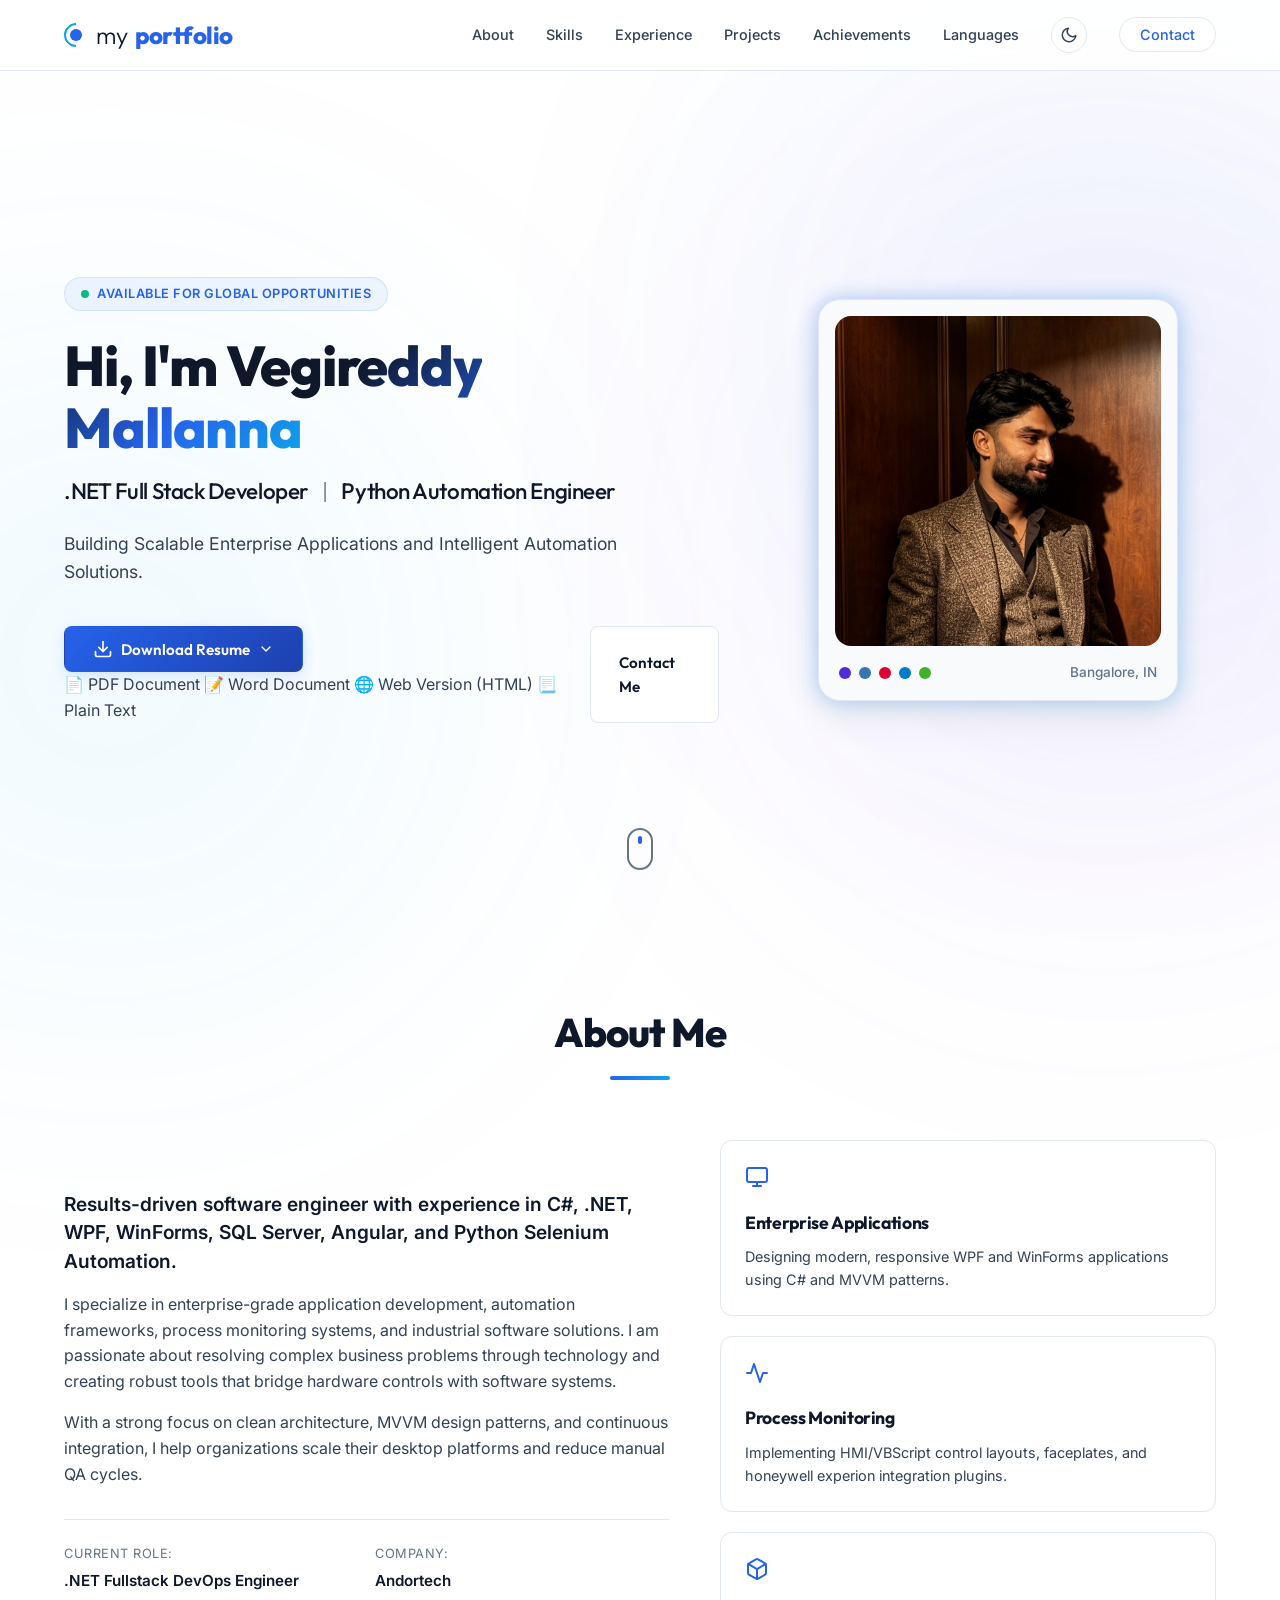
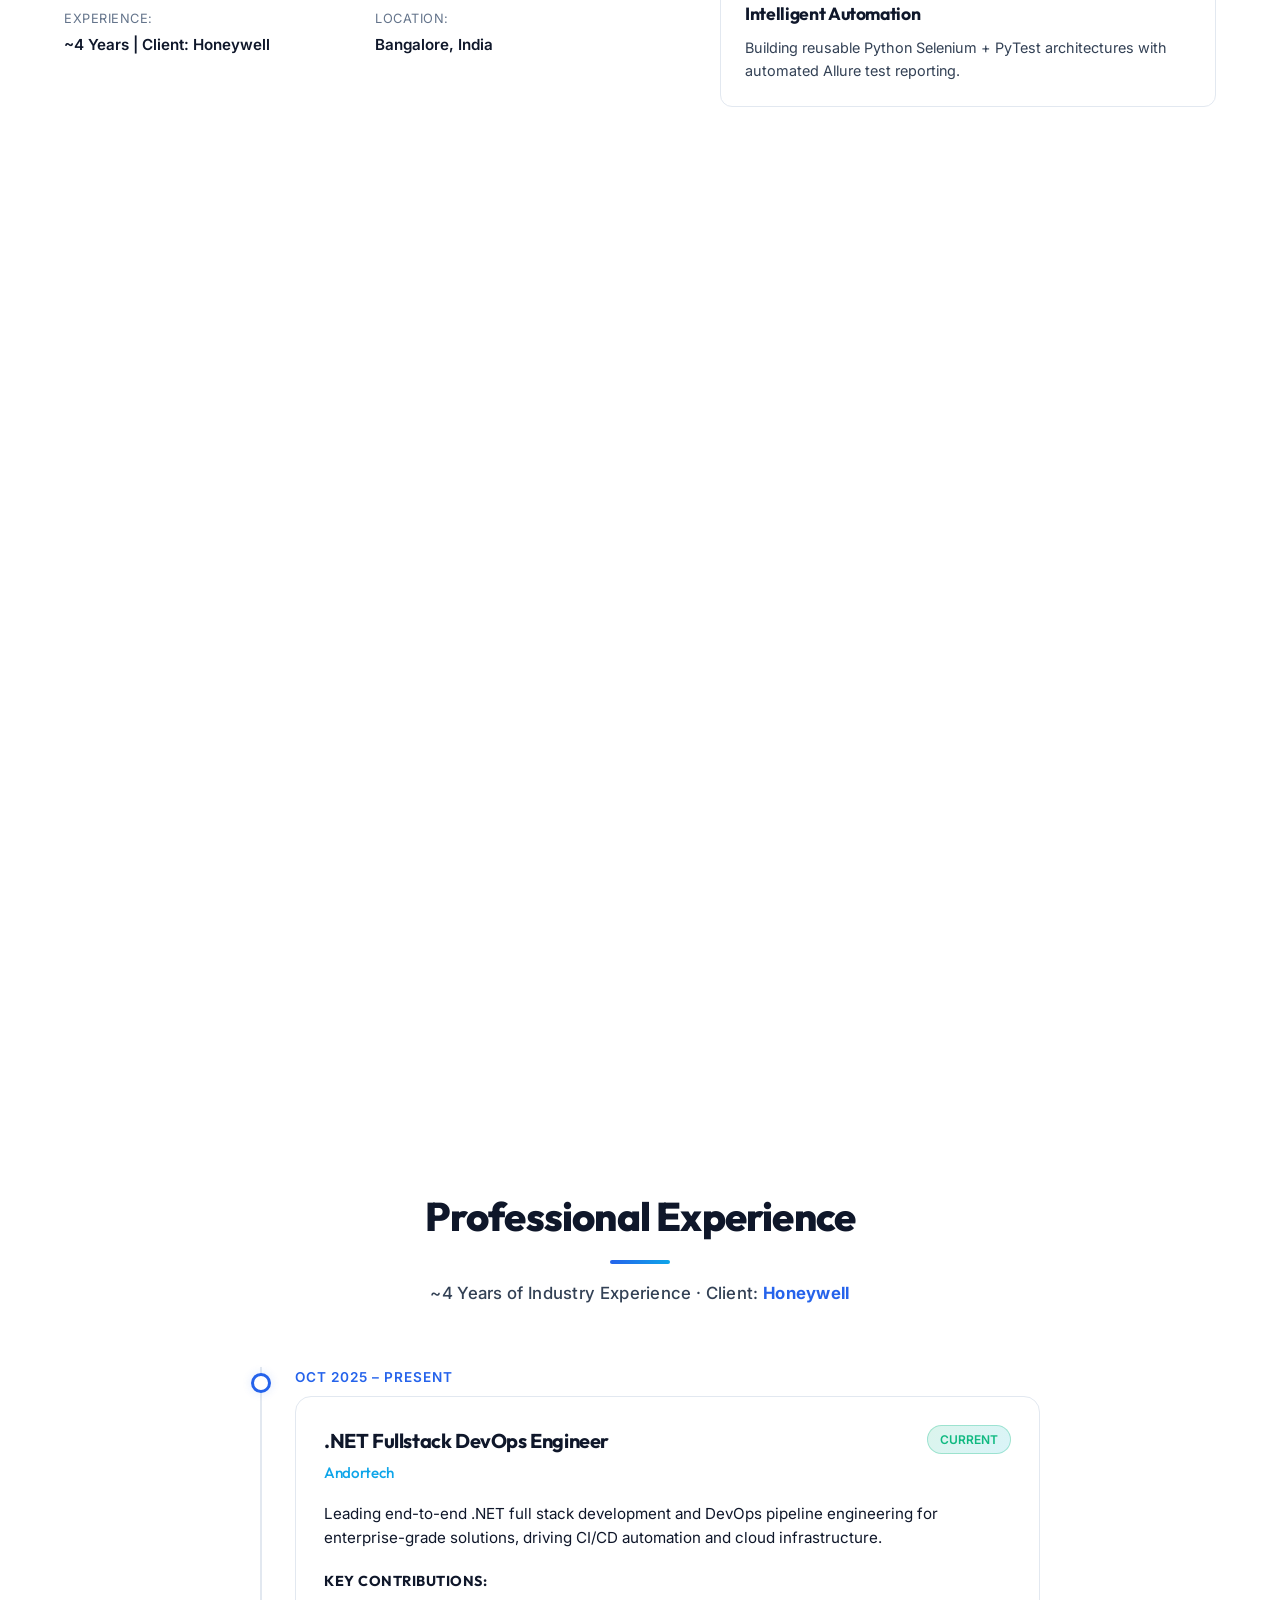
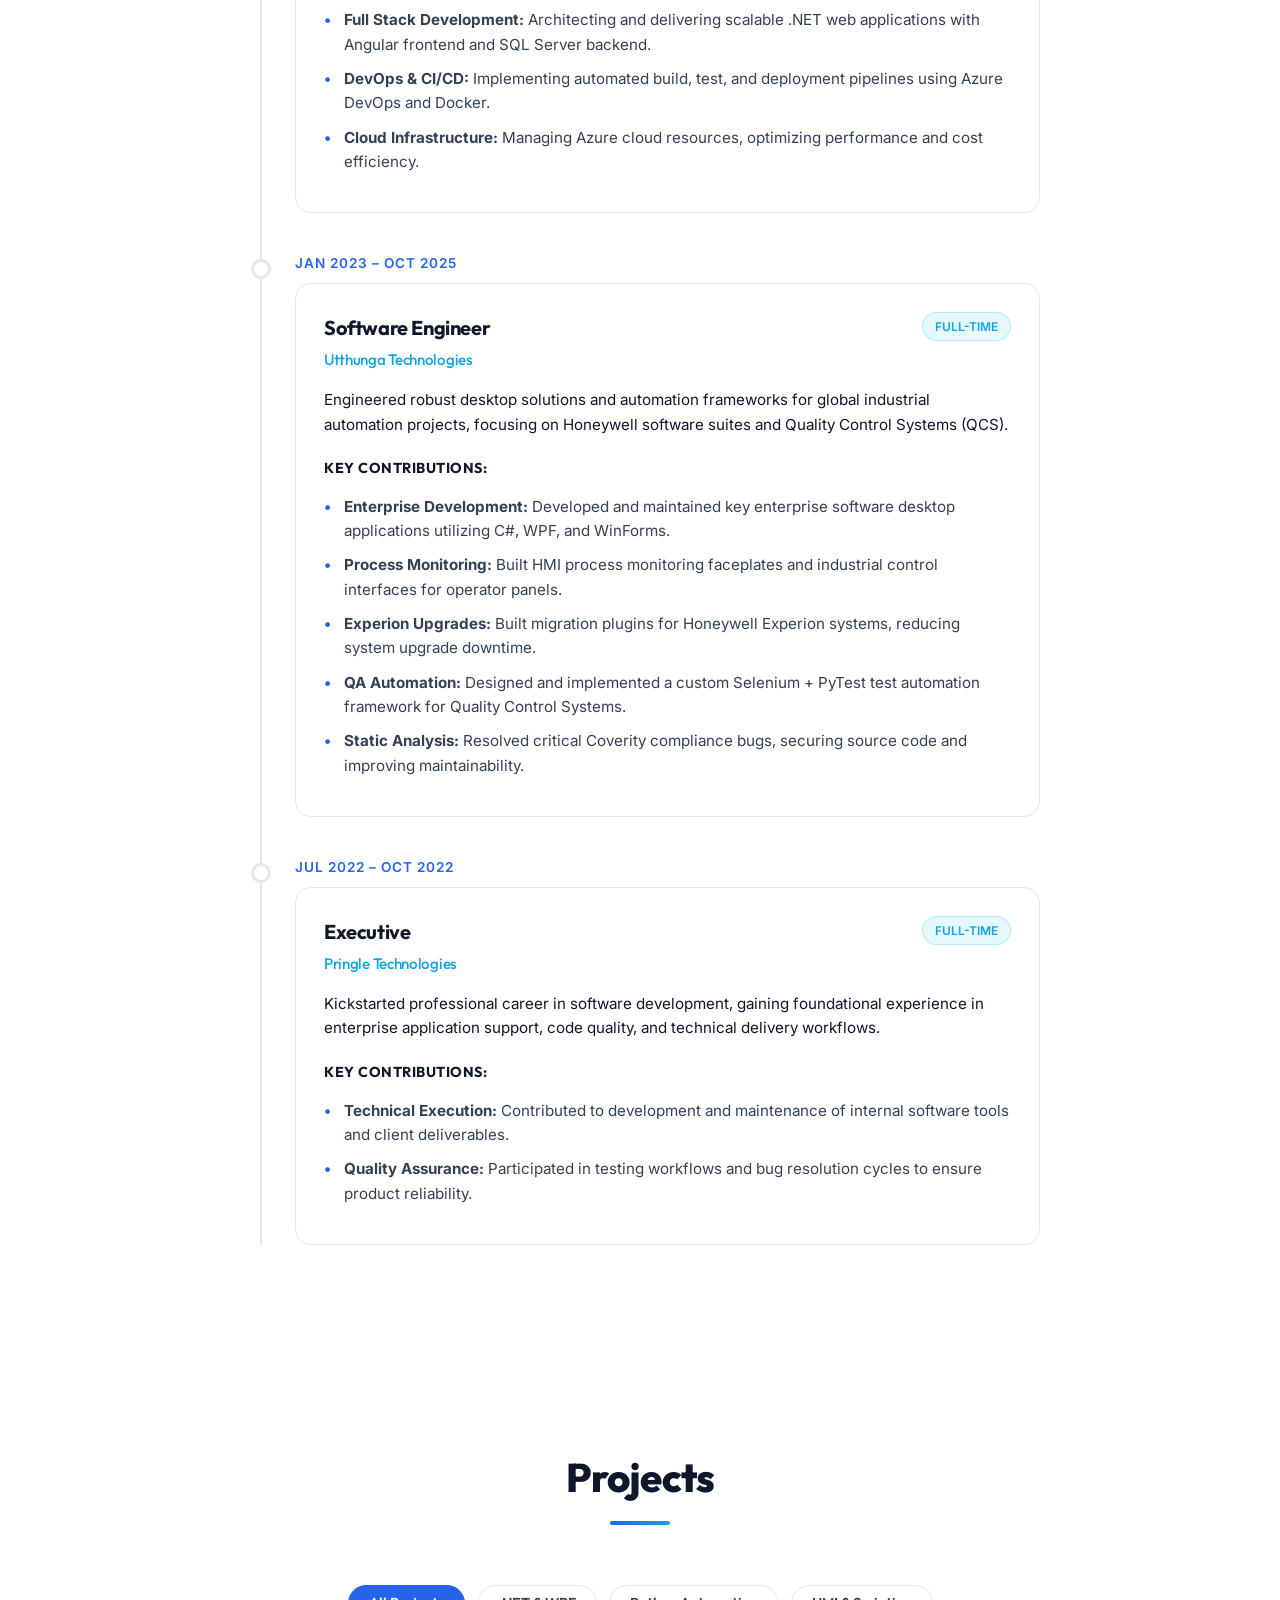
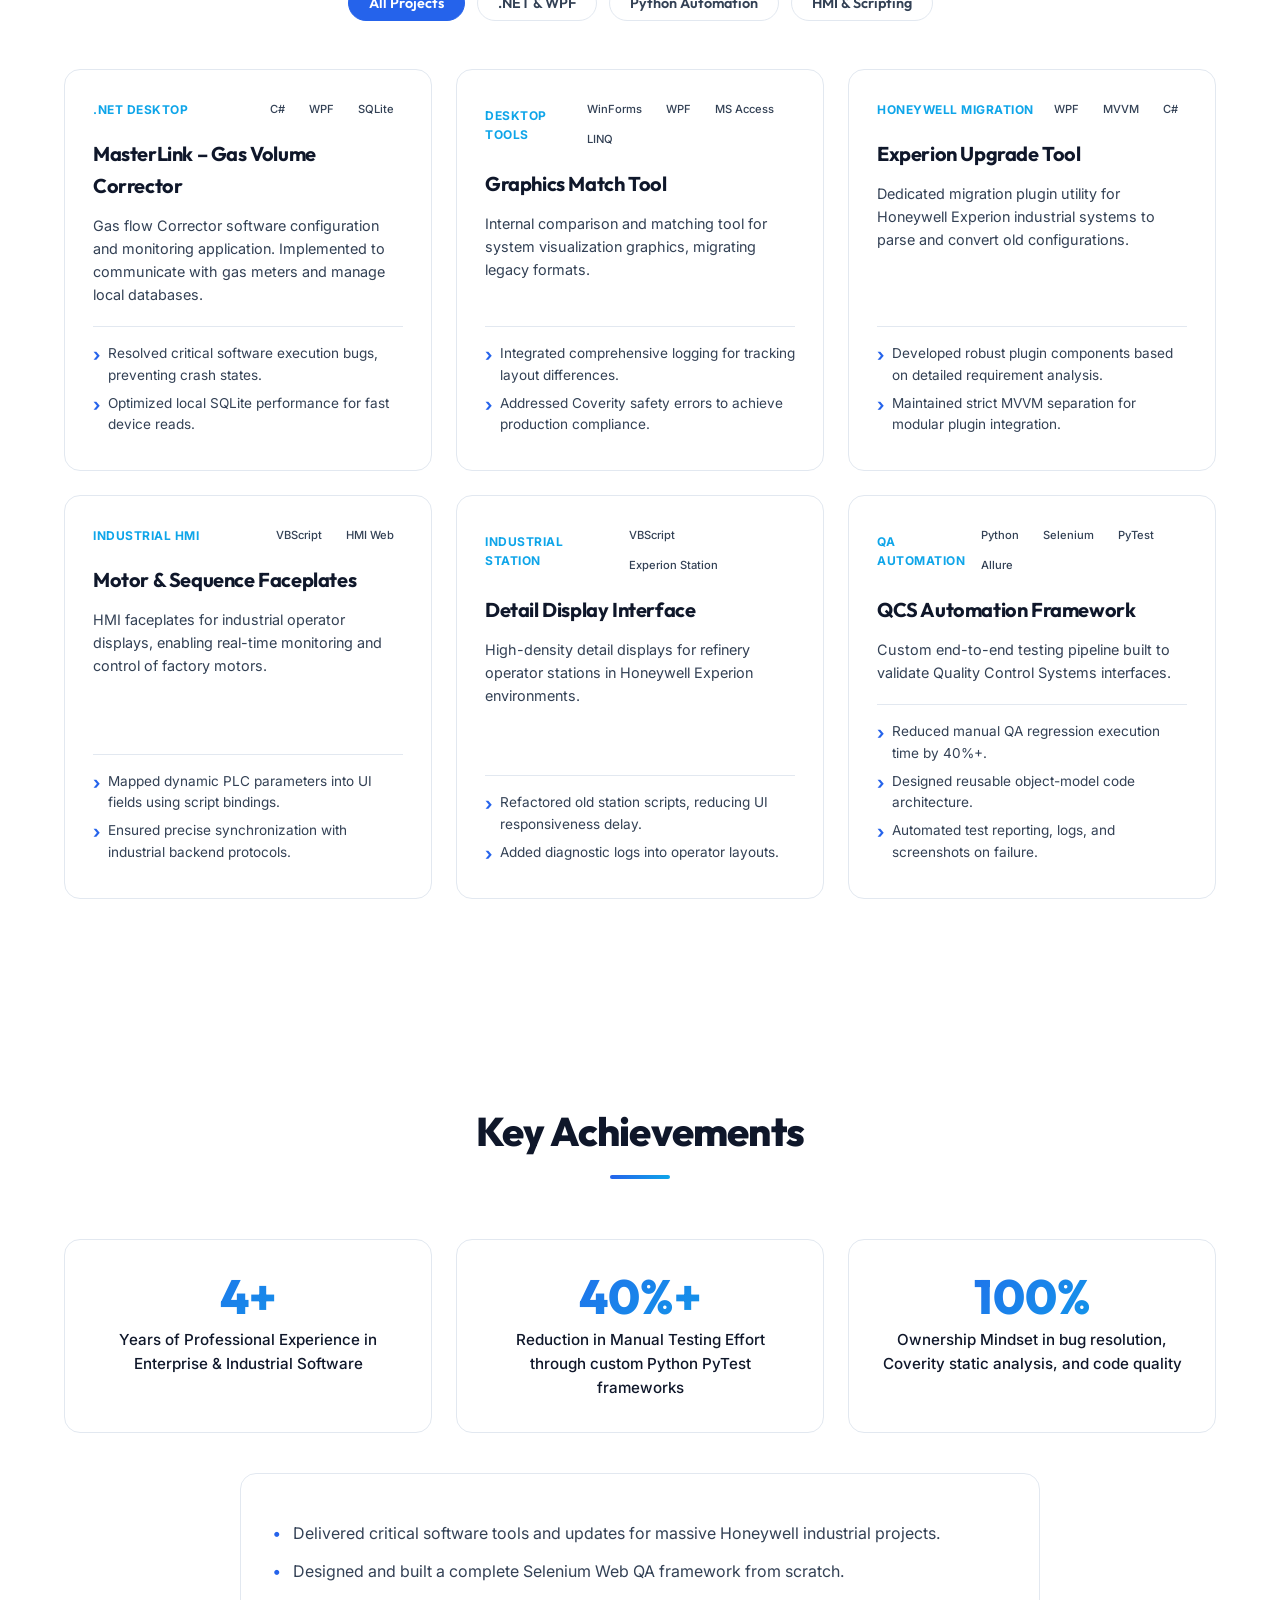
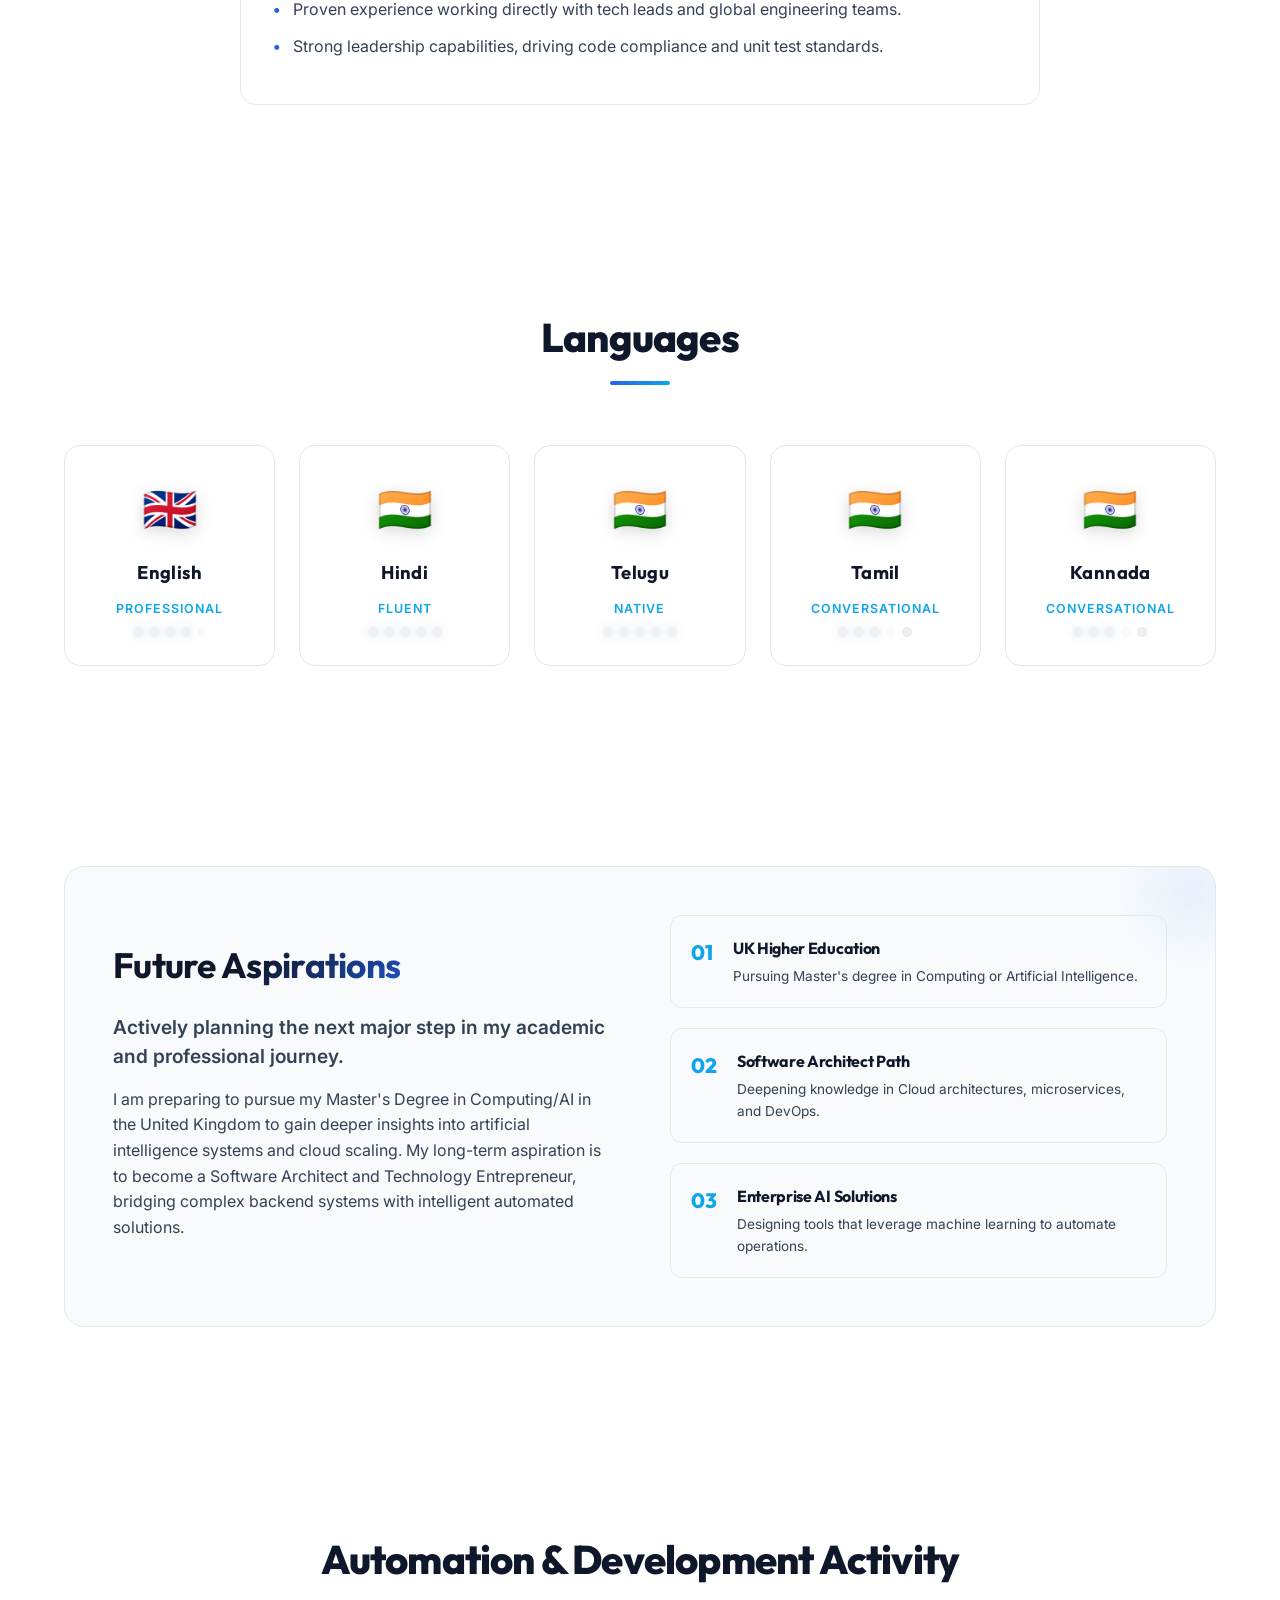
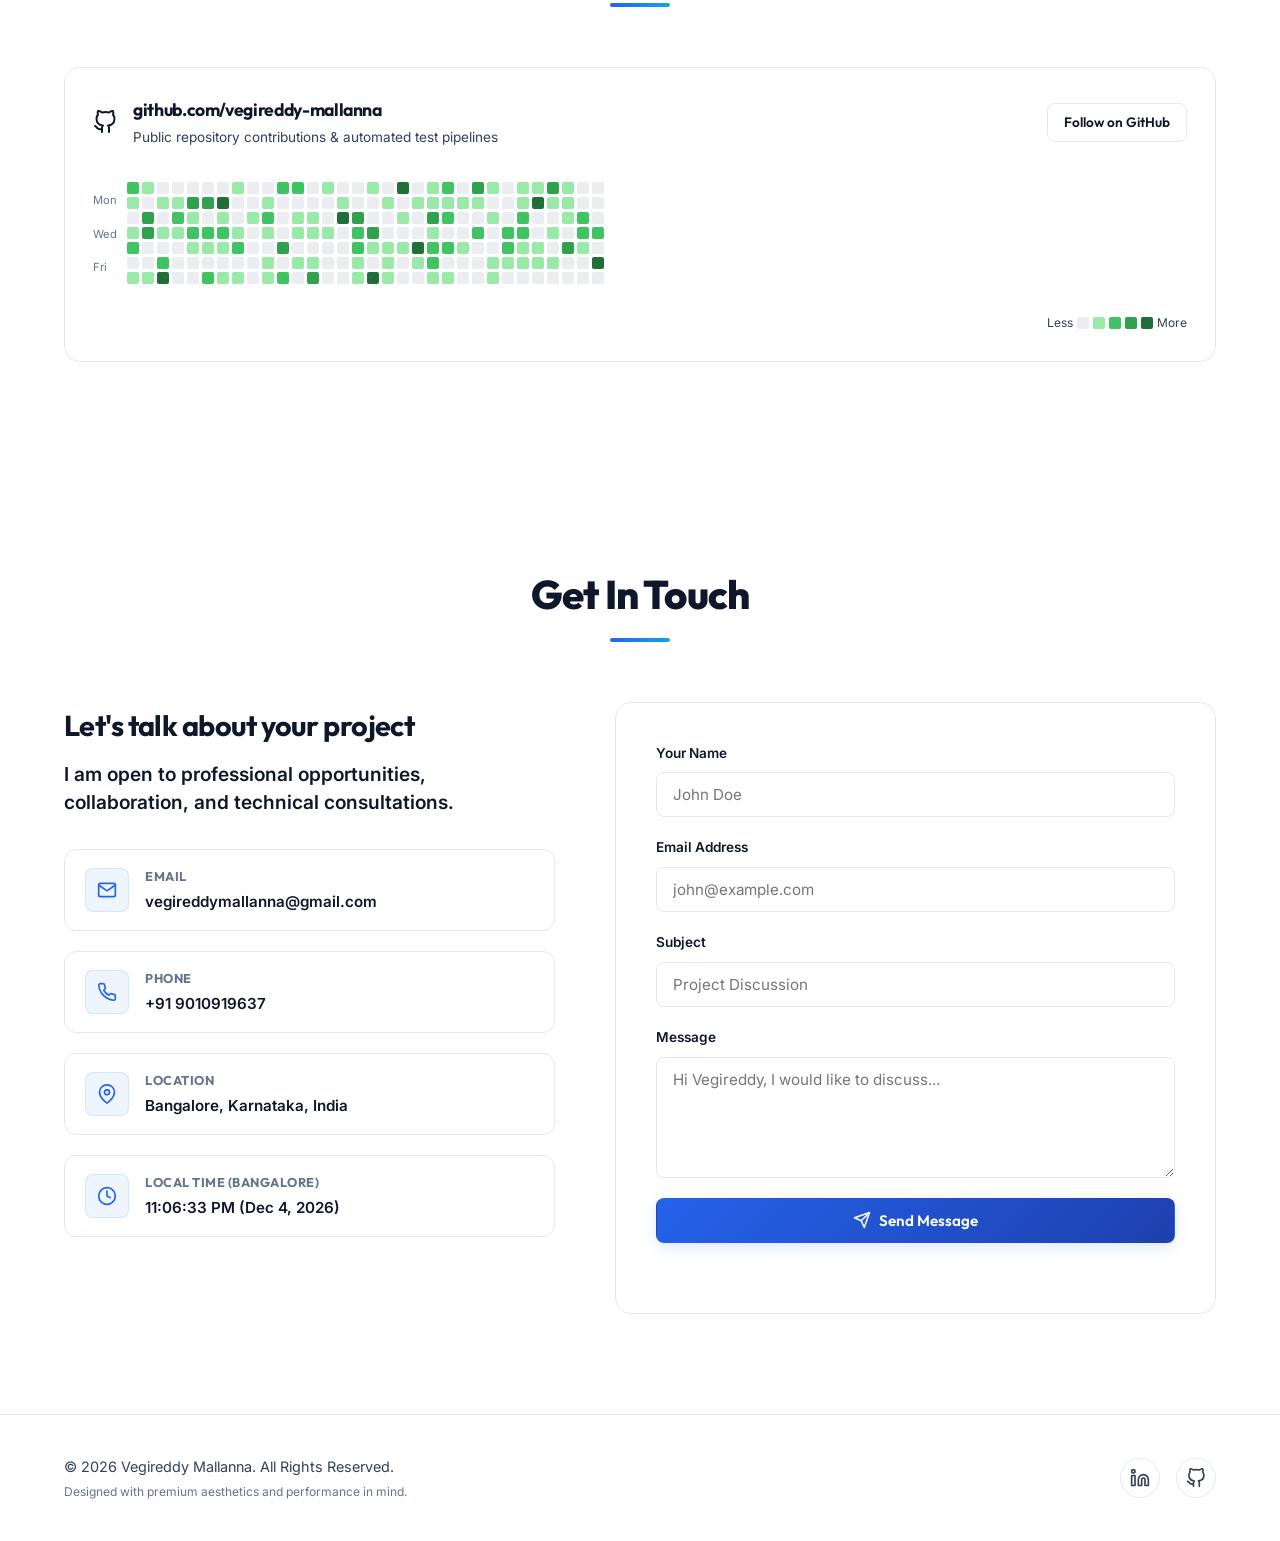
<file: index.html>
<!DOCTYPE html>
<html lang="en">
<head>
    <meta charset="UTF-8">
    <meta name="viewport" content="width=device-width, initial-scale=1.0">
    <title>Vegireddy Mallanna | .NET Full Stack & Python Automation Engineer</title>
    <meta name="description" content="Portfolio of Vegireddy Mallanna - Associate Software Engineer specializing in C#, .NET, WPF, SQL Server, Angular, and Python Selenium Automation. Building scalable enterprise software and automation.">
    <meta name="keywords" content="Vegireddy Mallanna, .NET Developer, C# Developer, Python Automation, WPF, WinForms, Selenium, PyTest, Utthunga Technologies, Software Engineer Bangalore">
    <meta name="author" content="Vegireddy Mallanna">
    <link rel="canonical" href="https://vegireddymallanna.dev">

    <!-- Open Graph / Facebook -->
    <meta property="og:type" content="website">
    <meta property="og:url" content="https://vegireddymallanna.dev">
    <meta property="og:title" content="Vegireddy Mallanna | .NET Full Stack & Python Automation Engineer">
    <meta property="og:description" content="Portfolio of Vegireddy Mallanna - Associate Software Engineer specializing in C#, .NET, WPF, SQL Server, Angular, and Python Selenium Automation.">
    <meta property="og:image" content="assets/profile.jpeg">

    <!-- Twitter -->
    <meta property="twitter:card" content="summary_large_image">
    <meta property="twitter:url" content="https://vegireddymallanna.dev">
    <meta property="twitter:title" content="Vegireddy Mallanna | .NET Full Stack & Python Automation Engineer">
    <meta property="twitter:description" content="Portfolio of Vegireddy Mallanna - Associate Software Engineer specializing in C#, .NET, WPF, SQL Server, Angular, and Python Selenium Automation.">
    <meta property="twitter:image" content="assets/profile.jpeg">

    <!-- Preconnect / Fonts -->
    <link rel="preconnect" href="https://fonts.googleapis.com">
    <link rel="preconnect" href="https://fonts.gstatic.com" crossorigin>
    <link href="https://fonts.googleapis.com/css2?family=Inter:wght@300;400;500;600;700&family=Outfit:wght@300;400;500;600;700;800&family=Fira+Code:wght@400;500&display=swap" rel="stylesheet">
    
    <!-- Custom CSS -->
    <link rel="stylesheet" href="style.css">

    <!-- JSON-LD Schema for SEO -->
    <script type="application/ld+json">
    {
      "@context": "https://schema.org",
      "@type": "Person",
      "name": "Vegireddy Mallanna",
      "jobTitle": "Associate Software Engineer",
      "email": "vegireddymallanna@gmail.com",
      "telephone": "+91 9010919637",
      "alumniOf": {
        "@type": "EducationalOrganization",
        "name": "Bachelor of Technology in Computer Science and Engineering"
      },
      "worksFor": {
        "@type": "Organization",
        "name": "Andortech"
      },
      "url": "https://vegireddymallanna.dev",
      "sameAs": [
        "https://linkedin.com/in/vegireddy-mallanna",
        "https://github.com/vegireddy-mallanna"
      ],
      "knowsAbout": [
        "C#",
        ".NET",
        "Python",
        "WPF",
        "WinForms",
        "SQL Server",
        "Angular",
        "Selenium Automation",
        "PyTest",
        "MVVM",
        "SQLite",
        "VBScript"
      ],
      "address": {
        "@type": "PostalAddress",
        "addressLocality": "Bangalore",
        "addressCountry": "India"
      }
    }
    </script>
</head>
<body>
    <!-- Antigravity Particle Animation Canvas -->
    <canvas id="antigravity-canvas"></canvas>

    <!-- Global background blobs -->
    <div class="glow-orb orb-1"></div>
    <div class="glow-orb orb-2"></div>
    <div class="glow-orb orb-3"></div>

    <!-- Navigation Header -->
    <header class="navbar" id="navbar">
        <div class="nav-container">
            <a href="#hero" class="logo" id="nav-logo">
                <div class="logo-icon-wrapper">
                    <span class="logo-circle"></span>
                    <span class="logo-ring"></span>
                </div>
                <span class="logo-text-light">my</span><span class="logo-text-bold">portfolio</span>
            </a>
            <button class="mobile-toggle" aria-label="Toggle navigation" id="mobile-toggle">
                <svg width="24" height="24" viewBox="0 0 24 24" fill="none" stroke="currentColor" stroke-width="2" stroke-linecap="round" stroke-linejoin="round"><line x1="4" y1="12" x2="20" y2="12"></line><line x1="4" y1="6" x2="20" y2="6"></line><line x1="4" y1="18" x2="20" y2="18"></line></svg>
            </button>
            <nav class="nav-menu" id="nav-menu">
                <ul>
                    <li><a href="#about" class="nav-link">About</a></li>
                    <li><a href="#skills" class="nav-link">Skills</a></li>
                    <li><a href="#experience" class="nav-link">Experience</a></li>
                    <li><a href="#projects" class="nav-link">Projects</a></li>
                    <li><a href="#achievements" class="nav-link">Achievements</a></li>
                    <li><a href="#languages" class="nav-link">Languages</a></li>
                    <li>
                        <button id="theme-toggle" class="theme-toggle-btn" aria-label="Toggle theme">
                            <!-- Sun Icon -->
                            <svg class="sun-icon" width="18" height="18" viewBox="0 0 24 24" fill="none" stroke="currentColor" stroke-width="2" stroke-linecap="round" stroke-linejoin="round" style="display: none;"><circle cx="12" cy="12" r="5"></circle><line x1="12" y1="1" x2="12" y2="3"></line><line x1="12" y1="21" x2="12" y2="23"></line><line x1="4.22" y1="4.22" x2="5.64" y2="5.64"></line><line x1="18.36" y1="18.36" x2="19.78" y2="19.78"></line><line x1="1" y1="12" x2="3" y2="12"></line><line x1="21" y1="12" x2="23" y2="12"></line><line x1="4.22" y1="19.78" x2="5.64" y2="18.36"></line><line x1="18.36" y1="5.64" x2="19.78" y2="4.22"></line></svg>
                            <!-- Moon Icon -->
                            <svg class="moon-icon" width="18" height="18" viewBox="0 0 24 24" fill="none" stroke="currentColor" stroke-width="2" stroke-linecap="round" stroke-linejoin="round"><path d="M21 12.79A9 9 0 1 1 11.21 3 7 7 0 0 0 21 12.79z"></path></svg>
                        </button>
                    </li>
                    <li><a href="#contact" class="nav-link nav-btn">Contact</a></li>
                </ul>
            </nav>
        </div>
    </header>

    <main>
        <!-- Hero Section -->
        <section id="hero" class="hero-section">
            <div class="container hero-container">
                <div class="hero-content reveal">
                    <div class="badge-container">
                        <span class="pulse-dot"></span>
                        <span class="badge-text">Available for Global Opportunities</span>
                    </div>
                    <h1 class="hero-title">
                        Hi, I'm <span class="gradient-text">Vegireddy Mallanna</span>
                    </h1>
                    <h2 class="hero-subtitle">.NET Full Stack Developer <span class="text-separator">|</span> Python Automation Engineer</h2>
                    <p class="hero-tagline">
                        Building Scalable Enterprise Applications and Intelligent Automation Solutions.
                    </p>
                    <div class="hero-actions">
                        <div class="dropdown" id="resume-dropdown">
                            <button class="btn btn-primary" id="btn-download-resume" aria-haspopup="true" aria-expanded="false">
                                <svg width="20" height="20" viewBox="0 0 24 24" fill="none" stroke="currentColor" stroke-width="2" stroke-linecap="round" stroke-linejoin="round"><path d="M21 15v4a2 2 0 0 1-2 2H5a2 2 0 0 1-2-2v-4"></path><polyline points="7 10 12 15 17 10"></polyline><line x1="12" y1="15" x2="12" y2="3"></line></svg>
                                Download Resume
                                <svg class="dropdown-chevron" width="16" height="16" viewBox="0 0 24 24" fill="none" stroke="currentColor" stroke-width="2" stroke-linecap="round" stroke-linejoin="round"><polyline points="6 9 12 15 18 9"></polyline></svg>
                            </button>
                            <div class="dropdown-menu">
                                <a href="assets/resume.pdf" class="dropdown-item" download="Vegireddy_Mallanna_Resume.pdf">
                                    <span class="icon">📄</span> PDF Document
                                </a>
                                <a href="assets/resume.docx" class="dropdown-item" download="Vegireddy_Mallanna_Resume.docx">
                                    <span class="icon">📝</span> Word Document
                                </a>
                                <a href="resume.html" class="dropdown-item" target="_blank">
                                    <span class="icon">🌐</span> Web Version (HTML)
                                </a>
                                <a href="assets/resume.txt" class="dropdown-item" download="Vegireddy_Mallanna_Resume.txt">
                                    <span class="icon">📃</span> Plain Text
                                </a>
                            </div>
                        </div>
                        <a href="#contact" class="btn btn-secondary">
                            Contact Me
                        </a>
                    </div>
                </div>
                <div class="hero-visual reveal delay-2">
                    <div class="profile-card-wrapper">
                        <div class="profile-card">
                            <div class="profile-frame">
                                <img src="assets/profile.jpeg" alt="Vegireddy Mallanna Profile Headshot" class="profile-image">
                            </div>
                            <div class="profile-card-footer">
                                <div class="tech-stack-strip">
                                    <span class="tech-dot" style="background-color: #512bd4;" title=".NET / C#"></span>
                                    <span class="tech-dot" style="background-color: #3776ab;" title="Python"></span>
                                    <span class="tech-dot" style="background-color: #dd0031;" title="Angular"></span>
                                    <span class="tech-dot" style="background-color: #007acc;" title="SQL Server"></span>
                                    <span class="tech-dot" style="background-color: #43b02a;" title="Selenium"></span>
                                </div>
                                <span class="profile-exp">Bangalore, IN</span>
                            </div>
                        </div>
                    </div>
                </div>
            </div>
            <a href="#about" class="scroll-indicator" aria-label="Scroll to About Me">
                <span class="mouse">
                    <span class="wheel"></span>
                </span>
            </a>
        </section>

        <!-- About Me Section -->
        <section id="about" class="about-section section-padding">
            <div class="container">
                <div class="section-header reveal">
                    <h2 class="section-title">About Me</h2>
                    <div class="title-underline"></div>
                </div>
                <div class="about-grid">
                    <div class="about-text reveal">
                        <p class="lead-text">
                            Results-driven software engineer with experience in C#, .NET, WPF, WinForms, SQL Server, Angular, and Python Selenium Automation.
                        </p>
                        <p>
                            I specialize in enterprise-grade application development, automation frameworks, process monitoring systems, and industrial software solutions. I am passionate about resolving complex business problems through technology and creating robust tools that bridge hardware controls with software systems.
                        </p>
                        <p>
                            With a strong focus on clean architecture, MVVM design patterns, and continuous integration, I help organizations scale their desktop platforms and reduce manual QA cycles.
                        </p>
                        <div class="about-info-grid">
                            <div class="info-item">
                                <span class="info-label">Current Role:</span>
                                <span class="info-value">.NET Fullstack DevOps Engineer</span>
                            </div>
                            <div class="info-item">
                                <span class="info-label">Company:</span>
                                <span class="info-value">Andortech</span>
                            </div>
                            <div class="info-item">
                                <span class="info-label">Experience:</span>
                                <span class="info-value">~4 Years | Client: Honeywell</span>
                            </div>
                            <div class="info-item">
                                <span class="info-label">Location:</span>
                                <span class="info-value">Bangalore, India</span>
                            </div>
                        </div>
                    </div>
                    <div class="about-highlights reveal delay-2">
                        <div class="highlight-card">
                            <div class="highlight-icon">
                                <svg width="24" height="24" viewBox="0 0 24 24" fill="none" stroke="currentColor" stroke-width="2" stroke-linecap="round" stroke-linejoin="round"><rect x="2" y="3" width="20" height="14" rx="2" ry="2"></rect><line x1="8" y1="21" x2="16" y2="21"></line><line x1="12" y1="17" x2="12" y2="21"></line></svg>
                            </div>
                            <h3>Enterprise Applications</h3>
                            <p>Designing modern, responsive WPF and WinForms applications using C# and MVVM patterns.</p>
                        </div>
                        <div class="highlight-card">
                            <div class="highlight-icon">
                                <svg width="24" height="24" viewBox="0 0 24 24" fill="none" stroke="currentColor" stroke-width="2" stroke-linecap="round" stroke-linejoin="round"><polyline points="22 12 18 12 15 21 9 3 6 12 2 12"></polyline></svg>
                            </div>
                            <h3>Process Monitoring</h3>
                            <p>Implementing HMI/VBScript control layouts, faceplates, and honeywell experion integration plugins.</p>
                        </div>
                        <div class="highlight-card">
                            <div class="highlight-icon">
                                <svg width="24" height="24" viewBox="0 0 24 24" fill="none" stroke="currentColor" stroke-width="2" stroke-linecap="round" stroke-linejoin="round"><path d="M21 16V8a2 2 0 0 0-1-1.73l-7-4a2 2 0 0 0-2 0l-7 4A2 2 0 0 0 3 8v8a2 2 0 0 0 1 1.73l7 4a2 2 0 0 0 2 0l7-4A2 2 0 0 0 21 16z"></path><polyline points="3.27 6.96 12 12.01 20.73 6.96"></polyline><line x1="12" y1="22.08" x2="12" y2="12"></line></svg>
                            </div>
                            <h3>Intelligent Automation</h3>
                            <p>Building reusable Python Selenium + PyTest architectures with automated Allure test reporting.</p>
                        </div>
                    </div>
                </div>
            </div>
        </section>

        <!-- Technical Skills Section -->
        <section id="skills" class="skills-section section-padding">
            <div class="container">
                <div class="section-header reveal">
                    <h2 class="section-title">Technical Skills</h2>
                    <div class="title-underline"></div>
                </div>
                
                <div class="skills-layout">
                    <!-- Skills Category Tabs/Cards -->
                    <div class="skills-grid reveal">
                        <!-- Programming -->
                        <div class="skill-category-card">
                            <div class="card-glow"></div>
                            <div class="skill-card-header">
                                <svg class="skill-cat-icon" width="20" height="20" viewBox="0 0 24 24" fill="none" stroke="currentColor" stroke-width="2" stroke-linecap="round" stroke-linejoin="round"><polygon points="12 2 2 7 12 12 22 7 12 2"></polygon><polyline points="2 17 12 22 22 17"></polyline><polyline points="2 12 12 17 22 12"></polyline></svg>
                                <h3>Programming</h3>
                            </div>
                            <div class="skill-bar-wrapper">
                                <div class="skill-bar-info"><span>C# & .NET</span><span>90%</span></div>
                                <div class="skill-bar-container"><div class="skill-bar-fill" data-progress="90%"></div></div>
                            </div>
                            <div class="skill-bar-wrapper">
                                <div class="skill-bar-info"><span>Python</span><span>85%</span></div>
                                <div class="skill-bar-container"><div class="skill-bar-fill" data-progress="85%"></div></div>
                            </div>
                            <div class="skill-bar-wrapper">
                                <div class="skill-bar-info"><span>VBScript</span><span>75%</span></div>
                                <div class="skill-bar-container"><div class="skill-bar-fill" data-progress="75%"></div></div>
                            </div>
                        </div>

                        <!-- Desktop Development -->
                        <div class="skill-category-card">
                            <div class="card-glow"></div>
                            <div class="skill-card-header">
                                <svg class="skill-cat-icon" width="20" height="20" viewBox="0 0 24 24" fill="none" stroke="currentColor" stroke-width="2" stroke-linecap="round" stroke-linejoin="round"><rect x="2" y="3" width="20" height="14" rx="2" ry="2"></rect><line x1="8" y1="21" x2="16" y2="21"></line><line x1="12" y1="17" x2="12" y2="21"></line></svg>
                                <h3>Desktop Development</h3>
                            </div>
                            <div class="skill-bar-wrapper">
                                <div class="skill-bar-info"><span>WPF</span><span>88%</span></div>
                                <div class="skill-bar-container"><div class="skill-bar-fill" data-progress="88%"></div></div>
                            </div>
                            <div class="skill-bar-wrapper">
                                <div class="skill-bar-info"><span>WinForms</span><span>85%</span></div>
                                <div class="skill-bar-container"><div class="skill-bar-fill" data-progress="85%"></div></div>
                            </div>
                            <div class="skill-bar-wrapper">
                                <div class="skill-bar-info"><span>MVVM Pattern</span><span>90%</span></div>
                                <div class="skill-bar-container"><div class="skill-bar-fill" data-progress="90%"></div></div>
                            </div>
                        </div>

                        <!-- Automation -->
                        <div class="skill-category-card">
                            <div class="card-glow"></div>
                            <div class="skill-card-header">
                                <svg class="skill-cat-icon" width="20" height="20" viewBox="0 0 24 24" fill="none" stroke="currentColor" stroke-width="2" stroke-linecap="round" stroke-linejoin="round"><circle cx="12" cy="12" r="10"></circle><polyline points="12 6 12 12 16 14"></polyline></svg>
                                <h3>Automation</h3>
                            </div>
                            <div class="skill-bar-wrapper">
                                <div class="skill-bar-info"><span>Selenium WebDriver</span><span>92%</span></div>
                                <div class="skill-bar-container"><div class="skill-bar-fill" data-progress="92%"></div></div>
                            </div>
                            <div class="skill-bar-wrapper">
                                <div class="skill-bar-info"><span>PyTest</span><span>85%</span></div>
                                <div class="skill-bar-container"><div class="skill-bar-fill" data-progress="85%"></div></div>
                            </div>
                            <div class="skill-bar-wrapper">
                                <div class="skill-bar-info"><span>Allure Reporting</span><span>80%</span></div>
                                <div class="skill-bar-container"><div class="skill-bar-fill" data-progress="80%"></div></div>
                            </div>
                        </div>

                        <!-- Databases -->
                        <div class="skill-category-card">
                            <div class="card-glow"></div>
                            <div class="skill-card-header">
                                <svg class="skill-cat-icon" width="20" height="20" viewBox="0 0 24 24" fill="none" stroke="currentColor" stroke-width="2" stroke-linecap="round" stroke-linejoin="round"><ellipse cx="12" cy="5" rx="9" ry="3"></ellipse><path d="M3 5v14c0 1.66 4 3 9 3s9-1.34 9-3V5"></path><path d="M3 12c0 1.66 4 3 9 3s9-1.34 9-3"></path></svg>
                                <h3>Databases</h3>
                            </div>
                            <div class="skill-bar-wrapper">
                                <div class="skill-bar-info"><span>SQL Server</span><span>80%</span></div>
                                <div class="skill-bar-container"><div class="skill-bar-fill" data-progress="80%"></div></div>
                            </div>
                            <div class="skill-bar-wrapper">
                                <div class="skill-bar-info"><span>SQLite</span><span>85%</span></div>
                                <div class="skill-bar-container"><div class="skill-bar-fill" data-progress="85%"></div></div>
                            </div>
                            <div class="skill-bar-wrapper">
                                <div class="skill-bar-info"><span>MS Access</span><span>70%</span></div>
                                <div class="skill-bar-container"><div class="skill-bar-fill" data-progress="70%"></div></div>
                            </div>
                        </div>

                        <!-- Frontend -->
                        <div class="skill-category-card">
                            <div class="card-glow"></div>
                            <div class="skill-card-header">
                                <svg class="skill-cat-icon" width="20" height="20" viewBox="0 0 24 24" fill="none" stroke="currentColor" stroke-width="2" stroke-linecap="round" stroke-linejoin="round"><code class="code-icon">&lt;/&gt;</code></svg>
                                <h3>Frontend</h3>
                            </div>
                            <div class="skill-bar-wrapper">
                                <div class="skill-bar-info"><span>Angular</span><span>70%</span></div>
                                <div class="skill-bar-container"><div class="skill-bar-fill" data-progress="70%"></div></div>
                            </div>
                            <div class="skill-bar-wrapper">
                                <div class="skill-bar-info"><span>JavaScript (ES6+)</span><span>80%</span></div>
                                <div class="skill-bar-container"><div class="skill-bar-fill" data-progress="80%"></div></div>
                            </div>
                            <div class="skill-bar-wrapper">
                                <div class="skill-bar-info"><span>HTML5 & CSS3</span><span>85%</span></div>
                                <div class="skill-bar-container"><div class="skill-bar-fill" data-progress="85%"></div></div>
                            </div>
                        </div>

                        <!-- Tools & Platforms -->
                        <div class="skill-category-card">
                            <div class="card-glow"></div>
                            <div class="skill-card-header">
                                <svg class="skill-cat-icon" width="20" height="20" viewBox="0 0 24 24" fill="none" stroke="currentColor" stroke-width="2" stroke-linecap="round" stroke-linejoin="round"><path d="M14.7 6.3a1 1 0 0 0 0 1.4l1.6 1.6a1 1 0 0 0 1.4 0l3.77-3.77a6 6 0 0 1-7.94 7.94l-6.91 6.91a2.12 2.12 0 0 1-3-3l6.91-6.91a6 6 0 0 1 7.94-7.94l-3.76 3.76z"></path></svg>
                                <h3>Tools & Quality</h3>
                            </div>
                            <div class="skill-bar-wrapper">
                                <div class="skill-bar-info"><span>Git / SVN</span><span>88%</span></div>
                                <div class="skill-bar-container"><div class="skill-bar-fill" data-progress="88%"></div></div>
                            </div>
                            <div class="skill-bar-wrapper">
                                <div class="skill-bar-info"><span>Coverity Static Analysis</span><span>80%</span></div>
                                <div class="skill-bar-container"><div class="skill-bar-fill" data-progress="80%"></div></div>
                            </div>
                            <div class="skill-bar-wrapper">
                                <div class="skill-bar-info"><span>InstallShield & Redmine</span><span>75%</span></div>
                                <div class="skill-bar-container"><div class="skill-bar-fill" data-progress="75%"></div></div>
                            </div>
                        </div>
                    </div>
                </div>
            </div>
        </section>

        <!-- Professional Experience Timeline -->
        <section id="experience" class="experience-section section-padding">
            <div class="container">
                <div class="section-header reveal">
                    <h2 class="section-title">Professional Experience</h2>
                    <div class="title-underline"></div>
                    <p class="section-subtitle">~4 Years of Industry Experience · Client: <strong>Honeywell</strong></p>
                </div>
                
                <div class="timeline-container reveal">
                    <div class="timeline-line"></div>
                    
                    <!-- Job 3: Andortech (Current) -->
                    <div class="timeline-node current">
                        <div class="timeline-dot"></div>
                        <div class="timeline-content-wrapper">
                            <span class="timeline-date">Oct 2025 – Present</span>
                            <div class="timeline-card">
                                <div class="timeline-card-header">
                                    <div class="title-meta">
                                        <h3>.NET Fullstack DevOps Engineer</h3>
                                        <h4 class="company-link">Andortech</h4>
                                    </div>
                                    <span class="timeline-badge current-badge">Current</span>
                                </div>
                                <p class="timeline-summary">
                                    Leading end-to-end .NET full stack development and DevOps pipeline engineering for enterprise-grade solutions, driving CI/CD automation and cloud infrastructure.
                                </p>
                                <div class="timeline-expandable">
                                    <h5 class="contributions-title">Key Contributions:</h5>
                                    <ul class="bullet-points">
                                        <li><strong>Full Stack Development:</strong> Architecting and delivering scalable .NET web applications with Angular frontend and SQL Server backend.</li>
                                        <li><strong>DevOps & CI/CD:</strong> Implementing automated build, test, and deployment pipelines using Azure DevOps and Docker.</li>
                                        <li><strong>Cloud Infrastructure:</strong> Managing Azure cloud resources, optimizing performance and cost efficiency.</li>
                                    </ul>
                                </div>
                            </div>
                        </div>
                    </div>

                    <!-- Job 2: Utthunga Technologies -->
                    <div class="timeline-node">
                        <div class="timeline-dot"></div>
                        <div class="timeline-content-wrapper">
                            <span class="timeline-date">Jan 2023 – Oct 2025</span>
                            <div class="timeline-card">
                                <div class="timeline-card-header">
                                    <div class="title-meta">
                                        <h3>Software Engineer</h3>
                                        <h4 class="company-link">Utthunga Technologies</h4>
                                    </div>
                                    <span class="timeline-badge">Full-Time</span>
                                </div>
                                <p class="timeline-summary">
                                    Engineered robust desktop solutions and automation frameworks for global industrial automation projects, focusing on Honeywell software suites and Quality Control Systems (QCS).
                                </p>
                                <div class="timeline-expandable">
                                    <h5 class="contributions-title">Key Contributions:</h5>
                                    <ul class="bullet-points">
                                        <li><strong>Enterprise Development:</strong> Developed and maintained key enterprise software desktop applications utilizing C#, WPF, and WinForms.</li>
                                        <li><strong>Process Monitoring:</strong> Built HMI process monitoring faceplates and industrial control interfaces for operator panels.</li>
                                        <li><strong>Experion Upgrades:</strong> Built migration plugins for Honeywell Experion systems, reducing system upgrade downtime.</li>
                                        <li><strong>QA Automation:</strong> Designed and implemented a custom Selenium + PyTest test automation framework for Quality Control Systems.</li>
                                        <li><strong>Static Analysis:</strong> Resolved critical Coverity compliance bugs, securing source code and improving maintainability.</li>
                                    </ul>
                                </div>
                            </div>
                        </div>
                    </div>

                    <!-- Job 1: Pringle Technologies -->
                    <div class="timeline-node">
                        <div class="timeline-dot"></div>
                        <div class="timeline-content-wrapper">
                            <span class="timeline-date">Jul 2022 – Oct 2022</span>
                            <div class="timeline-card">
                                <div class="timeline-card-header">
                                    <div class="title-meta">
                                        <h3>Executive</h3>
                                        <h4 class="company-link">Pringle Technologies</h4>
                                    </div>
                                    <span class="timeline-badge">Full-Time</span>
                                </div>
                                <p class="timeline-summary">
                                    Kickstarted professional career in software development, gaining foundational experience in enterprise application support, code quality, and technical delivery workflows.
                                </p>
                                <div class="timeline-expandable">
                                    <h5 class="contributions-title">Key Contributions:</h5>
                                    <ul class="bullet-points">
                                        <li><strong>Technical Execution:</strong> Contributed to development and maintenance of internal software tools and client deliverables.</li>
                                        <li><strong>Quality Assurance:</strong> Participated in testing workflows and bug resolution cycles to ensure product reliability.</li>
                                    </ul>
                                </div>
                            </div>
                        </div>
                    </div>
                </div>
            </div>
        </section>

        <!-- Projects Section -->
        <section id="projects" class="projects-section section-padding">
            <div class="container">
                <div class="section-header reveal">
                    <h2 class="section-title">Projects</h2>
                    <div class="title-underline"></div>
                </div>

                <!-- Project Filters -->
                <div class="project-filters reveal">
                    <button class="filter-btn active" data-filter="all">All Projects</button>
                    <button class="filter-btn" data-filter="dotnet">.NET & WPF</button>
                    <button class="filter-btn" data-filter="automation">Python Automation</button>
                    <button class="filter-btn" data-filter="hmi">HMI & Scripting</button>
                </div>

                <!-- Project Grid -->
                <div class="projects-grid reveal">
                    <!-- Project 1: MasterLink -->
                    <div class="project-card reveal" data-category="dotnet">
                        <div class="project-card-inner">
                            <div class="project-card-header">
                                <span class="project-category">.NET Desktop</span>
                                <div class="project-tech-tags">
                                    <span>C#</span>
                                    <span>WPF</span>
                                    <span>SQLite</span>
                                </div>
                            </div>
                            <h3 class="project-name">MasterLink – Gas Volume Corrector</h3>
                            <p class="project-description">
                                Gas flow Corrector software configuration and monitoring application. Implemented to communicate with gas meters and manage local databases.
                            </p>
                            <ul class="project-bullets">
                                <li>Resolved critical software execution bugs, preventing crash states.</li>
                                <li>Optimized local SQLite performance for fast device reads.</li>
                            </ul>
                        </div>
                    </div>

                    <!-- Project 2: Graphics Match Tool -->
                    <div class="project-card reveal" data-category="dotnet">
                        <div class="project-card-inner">
                            <div class="project-card-header">
                                <span class="project-category">Desktop Tools</span>
                                <div class="project-tech-tags">
                                    <span>WinForms</span>
                                    <span>WPF</span>
                                    <span>MS Access</span>
                                    <span>LINQ</span>
                                </div>
                            </div>
                            <h3 class="project-name">Graphics Match Tool</h3>
                            <p class="project-description">
                                Internal comparison and matching tool for system visualization graphics, migrating legacy formats.
                            </p>
                            <ul class="project-bullets">
                                <li>Integrated comprehensive logging for tracking layout differences.</li>
                                <li>Addressed Coverity safety errors to achieve production compliance.</li>
                            </ul>
                        </div>
                    </div>

                    <!-- Project 3: Experion Upgrade Tool -->
                    <div class="project-card reveal" data-category="dotnet">
                        <div class="project-card-inner">
                            <div class="project-card-header">
                                <span class="project-category">Honeywell Migration</span>
                                <div class="project-tech-tags">
                                    <span>WPF</span>
                                    <span>MVVM</span>
                                    <span>C#</span>
                                </div>
                            </div>
                            <h3 class="project-name">Experion Upgrade Tool</h3>
                            <p class="project-description">
                                Dedicated migration plugin utility for Honeywell Experion industrial systems to parse and convert old configurations.
                            </p>
                            <ul class="project-bullets">
                                <li>Developed robust plugin components based on detailed requirement analysis.</li>
                                <li>Maintained strict MVVM separation for modular plugin integration.</li>
                            </ul>
                        </div>
                    </div>

                    <!-- Project 4: Motor & Sequence Faceplates -->
                    <div class="project-card reveal" data-category="hmi">
                        <div class="project-card-inner">
                            <div class="project-card-header">
                                <span class="project-category">Industrial HMI</span>
                                <div class="project-tech-tags">
                                    <span>VBScript</span>
                                    <span>HMI Web</span>
                                </div>
                            </div>
                            <h3 class="project-name">Motor & Sequence Faceplates</h3>
                            <p class="project-description">
                                HMI faceplates for industrial operator displays, enabling real-time monitoring and control of factory motors.
                            </p>
                            <ul class="project-bullets">
                                <li>Mapped dynamic PLC parameters into UI fields using script bindings.</li>
                                <li>Ensured precise synchronization with industrial backend protocols.</li>
                            </ul>
                        </div>
                    </div>

                    <!-- Project 5: Detail Display -->
                    <div class="project-card reveal" data-category="hmi">
                        <div class="project-card-inner">
                            <div class="project-card-header">
                                <span class="project-category">Industrial Station</span>
                                <div class="project-tech-tags">
                                    <span>VBScript</span>
                                    <span>Experion Station</span>
                                </div>
                            </div>
                            <h3 class="project-name">Detail Display Interface</h3>
                            <p class="project-description">
                                High-density detail displays for refinery operator stations in Honeywell Experion environments.
                            </p>
                            <ul class="project-bullets">
                                <li>Refactored old station scripts, reducing UI responsiveness delay.</li>
                                <li>Added diagnostic logs into operator layouts.</li>
                            </ul>
                        </div>
                    </div>

                    <!-- Project 6: QCS Automation Framework -->
                    <div class="project-card reveal" data-category="automation">
                        <div class="project-card-inner">
                            <div class="project-card-header">
                                <span class="project-category">QA Automation</span>
                                <div class="project-tech-tags">
                                    <span>Python</span>
                                    <span>Selenium</span>
                                    <span>PyTest</span>
                                    <span>Allure</span>
                                </div>
                            </div>
                            <h3 class="project-name">QCS Automation Framework</h3>
                            <p class="project-description">
                                Custom end-to-end testing pipeline built to validate Quality Control Systems interfaces.
                            </p>
                            <ul class="project-bullets">
                                <li>Reduced manual QA regression execution time by 40%+.</li>
                                <li>Designed reusable object-model code architecture.</li>
                                <li>Automated test reporting, logs, and screenshots on failure.</li>
                            </ul>
                        </div>
                    </div>
                </div>
            </div>
        </section>

        <!-- Achievements Section -->
        <section id="achievements" class="achievements-section section-padding">
            <div class="container">
                <div class="section-header reveal">
                    <h2 class="section-title">Key Achievements</h2>
                    <div class="title-underline"></div>
                </div>
                <div class="achievements-grid">
                    <div class="achievement-card reveal">
                        <div class="achievement-num">4+</div>
                        <div class="achievement-text">Years of Professional Experience in Enterprise & Industrial Software</div>
                    </div>
                    <div class="achievement-card reveal delay-1">
                        <div class="achievement-num">40%+</div>
                        <div class="achievement-text">Reduction in Manual Testing Effort through custom Python PyTest frameworks</div>
                    </div>
                    <div class="achievement-card reveal delay-2">
                        <div class="achievement-num">100%</div>
                        <div class="achievement-text">Ownership Mindset in bug resolution, Coverity static analysis, and code quality</div>
                    </div>
                </div>
                
                <!-- Additional Achievements List -->
                <div class="achievements-list-container reveal">
                    <div class="glass-container">
                        <ul class="bullet-points achievement-list">
                            <li>Delivered critical software tools and updates for massive Honeywell industrial projects.</li>
                            <li>Designed and built a complete Selenium Web QA framework from scratch.</li>
                            <li>Proven experience working directly with tech leads and global engineering teams.</li>
                            <li>Strong leadership capabilities, driving code compliance and unit test standards.</li>
                        </ul>
                    </div>
                </div>
            </div>
        </section>

        <!-- Languages Section -->
        <section id="languages" class="languages-section section-padding">
            <div class="container">
                <div class="section-header reveal">
                    <h2 class="section-title">Languages</h2>
                    <div class="title-underline"></div>
                </div>

                <div class="languages-grid reveal">
                    <div class="language-card">
                        <div class="language-flag">🇬🇧</div>
                        <h3>English</h3>
                        <div class="language-level">
                            <span class="level-label">Professional</span>
                            <div class="level-dots">
                                <span class="dot filled"></span>
                                <span class="dot filled"></span>
                                <span class="dot filled"></span>
                                <span class="dot filled"></span>
                                <span class="dot half"></span>
                            </div>
                        </div>
                    </div>

                    <div class="language-card">
                        <div class="language-flag">🇮🇳</div>
                        <h3>Hindi</h3>
                        <div class="language-level">
                            <span class="level-label">Fluent</span>
                            <div class="level-dots">
                                <span class="dot filled"></span>
                                <span class="dot filled"></span>
                                <span class="dot filled"></span>
                                <span class="dot filled"></span>
                                <span class="dot filled"></span>
                            </div>
                        </div>
                    </div>

                    <div class="language-card">
                        <div class="language-flag">🇮🇳</div>
                        <h3>Telugu</h3>
                        <div class="language-level">
                            <span class="level-label">Native</span>
                            <div class="level-dots">
                                <span class="dot filled"></span>
                                <span class="dot filled"></span>
                                <span class="dot filled"></span>
                                <span class="dot filled"></span>
                                <span class="dot filled"></span>
                            </div>
                        </div>
                    </div>

                    <div class="language-card">
                        <div class="language-flag">🇮🇳</div>
                        <h3>Tamil</h3>
                        <div class="language-level">
                            <span class="level-label">Conversational</span>
                            <div class="level-dots">
                                <span class="dot filled"></span>
                                <span class="dot filled"></span>
                                <span class="dot filled"></span>
                                <span class="dot half"></span>
                                <span class="dot"></span>
                            </div>
                        </div>
                    </div>

                    <div class="language-card">
                        <div class="language-flag">🇮🇳</div>
                        <h3>Kannada</h3>
                        <div class="language-level">
                            <span class="level-label">Conversational</span>
                            <div class="level-dots">
                                <span class="dot filled"></span>
                                <span class="dot filled"></span>
                                <span class="dot filled"></span>
                                <span class="dot half"></span>
                                <span class="dot"></span>
                            </div>
                        </div>
                    </div>
                </div>
            </div>
        </section>

        <!-- Future Goals Section -->
        <section id="goals" class="goals-section section-padding">
            <div class="container">
                <div class="goals-wrapper reveal">
                    <div class="card-glow"></div>
                    <div class="goals-grid">
                        <div class="goals-left">
                            <h2 class="gradient-text">Future Aspirations</h2>
                            <p class="lead-text">
                                Actively planning the next major step in my academic and professional journey.
                            </p>
                            <p>
                                I am preparing to pursue my Master's Degree in Computing/AI in the United Kingdom to gain deeper insights into artificial intelligence systems and cloud scaling. My long-term aspiration is to become a Software Architect and Technology Entrepreneur, bridging complex backend systems with intelligent automated solutions.
                            </p>
                        </div>
                        <div class="goals-right">
                            <div class="goal-item-card">
                                <div class="goal-item-num">01</div>
                                <div>
                                    <h4>UK Higher Education</h4>
                                    <p>Pursuing Master's degree in Computing or Artificial Intelligence.</p>
                                </div>
                            </div>
                            <div class="goal-item-card">
                                <div class="goal-item-num">02</div>
                                <div>
                                    <h4>Software Architect Path</h4>
                                    <p>Deepening knowledge in Cloud architectures, microservices, and DevOps.</p>
                                </div>
                            </div>
                            <div class="goal-item-card">
                                <div class="goal-item-num">03</div>
                                <div>
                                    <h4>Enterprise AI Solutions</h4>
                                    <p>Designing tools that leverage machine learning to automate operations.</p>
                                </div>
                            </div>
                        </div>
                    </div>
                </div>
            </div>
        </section>

        <!-- GitHub Contribution Graph -->
        <section class="github-section section-padding">
            <div class="container">
                <div class="section-header reveal">
                    <h2 class="section-title">Automation & Development Activity</h2>
                    <div class="title-underline"></div>
                </div>
                <div class="github-card reveal">
                    <div class="github-card-header">
                        <div class="github-user-info">
                            <svg width="24" height="24" viewBox="0 0 24 24" fill="none" stroke="currentColor" stroke-width="2" stroke-linecap="round" stroke-linejoin="round"><path d="M9 19c-5 1.5-5-2.5-7-3m14 6v-3.87a3.37 3.37 0 0 0-.94-2.61c3.14-.35 6.44-1.54 6.44-7A5.44 5.44 0 0 0 20 4.77 5.07 5.07 0 0 0 19.91 1S18.73.65 16 2.48a13.38 13.38 0 0 0-7 0C6.27.65 5.09 1 5.09 1A5.07 5.07 0 0 0 5 4.77a5.44 5.44 0 0 0-1.5 3.78c0 5.42 3.3 6.61 6.44 7A3.37 3.37 0 0 0 9 18.13V22"></path></svg>
                            <div>
                                <h3>github.com/vegireddy-mallanna</h3>
                                <p>Public repository contributions & automated test pipelines</p>
                            </div>
                        </div>
                        <a href="https://github.com/vegireddy-mallanna" target="_blank" class="btn btn-secondary btn-sm">Follow on GitHub</a>
                    </div>
                    
                    <!-- Calendar Grid -->
                    <div class="git-graph-container">
                        <div class="git-days-labels">
                            <span>Mon</span>
                            <span>Wed</span>
                            <span>Fri</span>
                        </div>
                        <div class="git-grid" id="git-grid">
                            <!-- Dynamic Blocks will be generated by JavaScript -->
                        </div>
                    </div>
                    <div class="git-legend">
                        <span>Less</span>
                        <div class="legend-box" style="background-color: var(--git-0);"></div>
                        <div class="legend-box" style="background-color: var(--git-1);"></div>
                        <div class="legend-box" style="background-color: var(--git-2);"></div>
                        <div class="legend-box" style="background-color: var(--git-3);"></div>
                        <div class="legend-box" style="background-color: var(--git-4);"></div>
                        <span>More</span>
                    </div>
                </div>
            </div>
        </section>

        <!-- Contact Section -->
        <section id="contact" class="contact-section section-padding">
            <div class="container">
                <div class="section-header reveal">
                    <h2 class="section-title">Get In Touch</h2>
                    <div class="title-underline"></div>
                </div>
                
                <div class="contact-grid">
                    <!-- Contact Cards -->
                    <div class="contact-info reveal">
                        <h3>Let's talk about your project</h3>
                        <p class="lead-text">
                            I am open to professional opportunities, collaboration, and technical consultations.
                        </p>
                        
                        <div class="contact-methods">
                            <div class="contact-method-card">
                                <div class="method-icon">
                                    <svg width="20" height="20" viewBox="0 0 24 24" fill="none" stroke="currentColor" stroke-width="2" stroke-linecap="round" stroke-linejoin="round"><path d="M4 4h16c1.1 0 2 .9 2 2v12c0 1.1-.9 2-2 2H4c-1.1 0-2-.9-2-2V6c0-1.1.9-2 2-2z"></path><polyline points="22,6 12,13 2,6"></polyline></svg>
                                </div>
                                <div class="method-details">
                                    <h4>Email</h4>
                                    <a href="mailto:vegireddymallanna@gmail.com">vegireddymallanna@gmail.com</a>
                                </div>
                            </div>

                            <div class="contact-method-card">
                                <div class="method-icon">
                                    <svg width="20" height="20" viewBox="0 0 24 24" fill="none" stroke="currentColor" stroke-width="2" stroke-linecap="round" stroke-linejoin="round"><path d="M22 16.92v3a2 2 0 0 1-2.18 2 19.79 19.79 0 0 1-8.63-3.07 19.5 19.5 0 0 1-6-6 19.79 19.79 0 0 1-3.07-8.67A2 2 0 0 1 4.11 2h3a2 2 0 0 1 2 1.72 12.84 12.84 0 0 0 .7 2.81 2 2 0 0 1-.45 2.11L8.09 9.91a16 16 0 0 0 6 6l1.27-1.27a2 2 0 0 1 2.11-.45 12.84 12.84 0 0 0 2.81.7A2 2 0 0 1 22 16.92z"></path></svg>
                                </div>
                                <div class="method-details">
                                    <h4>Phone</h4>
                                    <a href="tel:+919010919637">+91 9010919637</a>
                                </div>
                            </div>

                            <div class="contact-method-card">
                                <div class="method-icon">
                                    <svg width="20" height="20" viewBox="0 0 24 24" fill="none" stroke="currentColor" stroke-width="2" stroke-linecap="round" stroke-linejoin="round"><path d="M21 10c0 7-9 13-9 13s-9-6-9-13a9 9 0 0 1 18 0z"></path><circle cx="12" cy="10" r="3"></circle></svg>
                                </div>
                                <div class="method-details">
                                    <h4>Location</h4>
                                    <span>Bangalore, Karnataka, India</span>
                                </div>
                            </div>

                            <div class="contact-method-card">
                                <div class="method-icon">
                                    <svg width="20" height="20" viewBox="0 0 24 24" fill="none" stroke="currentColor" stroke-width="2" stroke-linecap="round" stroke-linejoin="round"><circle cx="12" cy="12" r="10"></circle><polyline points="12 6 12 12 16 14"></polyline></svg>
                                </div>
                                <div class="method-details">
                                    <h4>Local Time (Bangalore)</h4>
                                    <span id="local-time">Loading local time...</span>
                                </div>
                            </div>
                        </div>
                    </div>
                    
                    <!-- Contact Form -->
                    <div class="contact-form-wrapper reveal delay-2">
                        <form id="contact-form" class="contact-form">
                            <div class="form-group">
                                <label for="name">Your Name</label>
                                <input type="text" id="name" name="name" required placeholder="John Doe">
                            </div>
                            <div class="form-group">
                                <label for="email">Email Address</label>
                                <input type="email" id="email" name="email" required placeholder="john@example.com">
                            </div>
                            <div class="form-group">
                                <label for="subject">Subject</label>
                                <input type="text" id="subject" name="subject" required placeholder="Project Discussion">
                            </div>
                            <div class="form-group">
                                <label for="message">Message</label>
                                <textarea id="message" name="message" rows="5" required placeholder="Hi Vegireddy, I would like to discuss..."></textarea>
                            </div>
                            <button type="submit" class="btn btn-primary btn-block" id="form-submit">
                                <svg width="18" height="18" viewBox="0 0 24 24" fill="none" stroke="currentColor" stroke-width="2" stroke-linecap="round" stroke-linejoin="round"><line x1="22" y1="2" x2="11" y2="13"></line><polygon points="22 2 15 22 11 13 2 9 22 2"></polygon></svg>
                                Send Message
                            </button>
                            <div id="form-status" class="form-status"></div>
                        </form>
                    </div>
                </div>
            </div>
        </section>
    </main>

    <!-- Footer -->
    <footer class="footer">
        <div class="container footer-container">
            <div class="footer-left">
                <p>&copy; 2026 Vegireddy Mallanna. All Rights Reserved.</p>
                <p class="footer-subtext">Designed with premium aesthetics and performance in mind.</p>
            </div>
            <div class="footer-socials">
                <a href="https://linkedin.com/in/vegireddy-mallanna" target="_blank" aria-label="LinkedIn Profile">
                    <svg width="20" height="20" viewBox="0 0 24 24" fill="none" stroke="currentColor" stroke-width="2" stroke-linecap="round" stroke-linejoin="round"><path d="M16 8a6 6 0 0 1 6 6v7h-4v-7a2 2 0 0 0-2-2 2 2 0 0 0-2 2v7h-4v-7a6 6 0 0 1 6-6z"></path><rect x="2" y="9" width="4" height="12"></rect><circle cx="4" cy="4" r="2"></circle></svg>
                </a>
                <a href="https://github.com/vegireddy-mallanna" target="_blank" aria-label="GitHub Profile">
                    <svg width="20" height="20" viewBox="0 0 24 24" fill="none" stroke="currentColor" stroke-width="2" stroke-linecap="round" stroke-linejoin="round"><path d="M9 19c-5 1.5-5-2.5-7-3m14 6v-3.87a3.37 3.37 0 0 0-.94-2.61c3.14-.35 6.44-1.54 6.44-7A5.44 5.44 0 0 0 20 4.77 5.07 5.07 0 0 0 19.91 1S18.73.65 16 2.48a13.38 13.38 0 0 0-7 0C6.27.65 5.09 1 5.09 1A5.07 5.07 0 0 0 5 4.77a5.44 5.44 0 0 0-1.5 3.78c0 5.42 3.3 6.61 6.44 7A3.37 3.37 0 0 0 9 18.13V22"></path></svg>
                </a>
            </div>
        </div>
    </footer>

    <!-- Back to Top Button -->
    <button class="back-to-top" id="back-to-top" aria-label="Back to top">
        <svg width="20" height="20" viewBox="0 0 24 24" fill="none" stroke="currentColor" stroke-width="2" stroke-linecap="round" stroke-linejoin="round"><line x1="12" y1="19" x2="12" y2="5"></line><polyline points="5 12 12 5 19 12"></polyline></svg>
    </button>

    <!-- Custom Script -->
    <script src="main.js"></script>
</body>
</html>
</file>
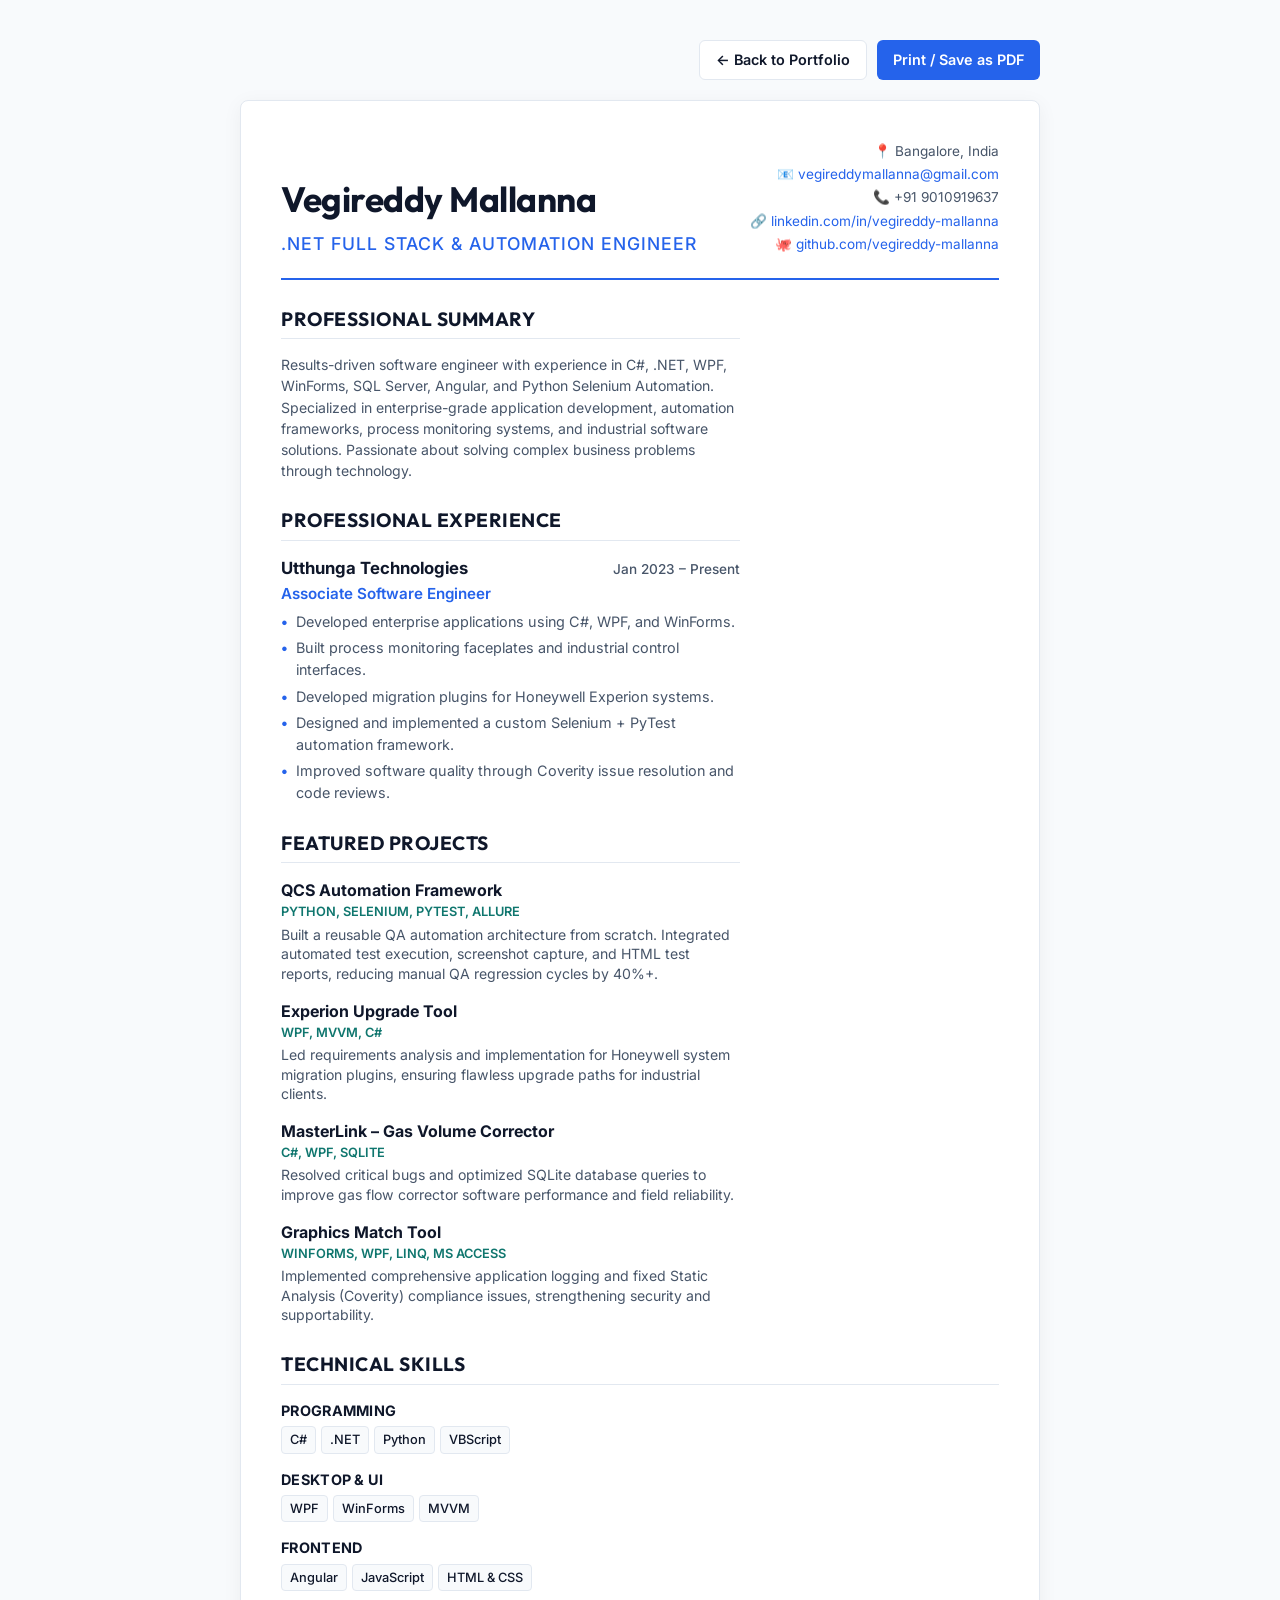
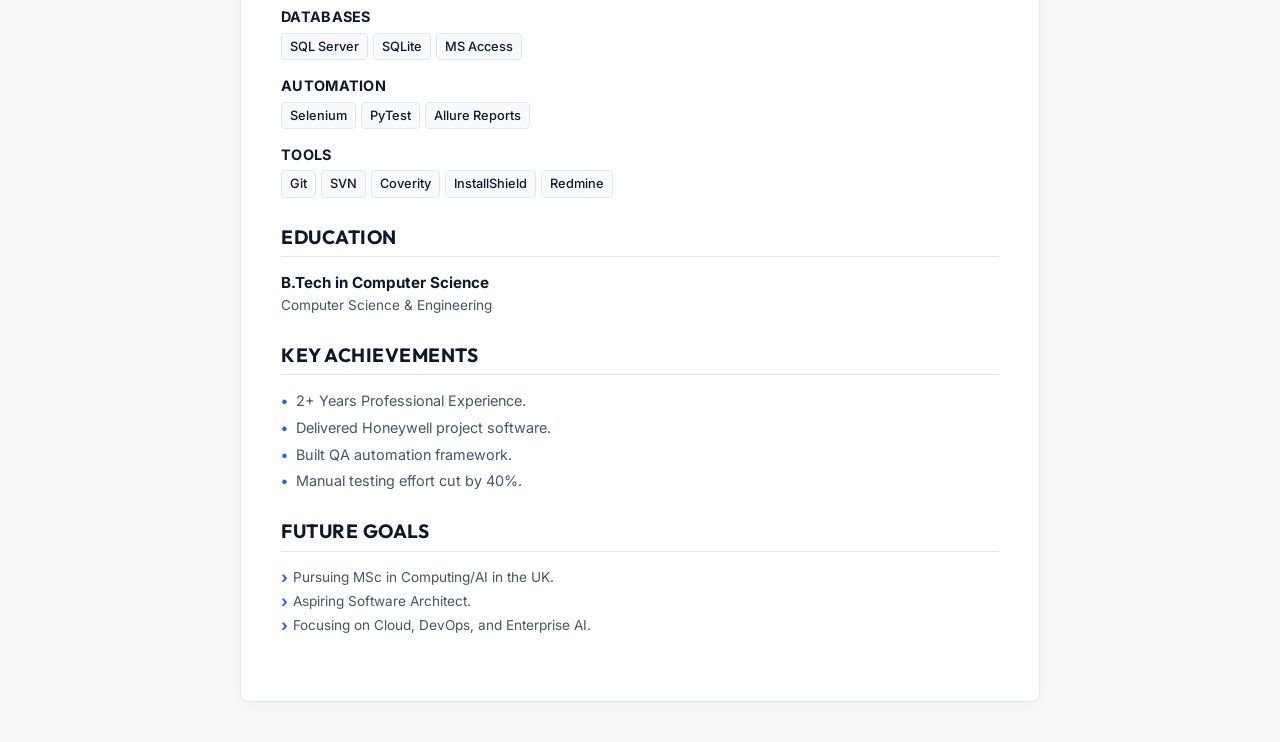
<file: resume-.html>
<!DOCTYPE html>
<html lang="en">
<head>
    <meta charset="UTF-8">
    <meta name="viewport" content="width=device-width, initial-scale=1.0">
    <title>Vegireddy Mallanna - Resume</title>
    <link rel="preconnect" href="https://fonts.googleapis.com">
    <link rel="preconnect" href="https://fonts.gstatic.com" crossorigin>
    <link href="https://fonts.googleapis.com/css2?family=Inter:wght@300;400;500;600;700&family=Outfit:wght@400;500;600;700&display=swap" rel="stylesheet">
    <style>
        :root {
            --primary: #2563eb;
            --primary-dark: #1d4ed8;
            --text-dark: #0f172a;
            --text-muted: #475569;
            --bg-light: #f8fafc;
            --border-color: #e2e8f0;
            --accent: #0f766e;
        }

        * {
            box-sizing: border-box;
            margin: 0;
            padding: 0;
        }

        body {
            font-family: 'Inter', sans-serif;
            color: var(--text-dark);
            background-color: var(--bg-light);
            line-height: 1.5;
            padding: 40px 20px;
        }

        .resume-container {
            max-width: 800px;
            margin: 0 auto;
            background: #ffffff;
            padding: 40px;
            box-shadow: 0 4px 20px rgba(0, 0, 0, 0.05);
            border-radius: 8px;
            border: 1px solid var(--border-color);
            position: relative;
        }

        /* Top Header */
        header {
            border-bottom: 2px solid var(--primary);
            padding-bottom: 20px;
            margin-bottom: 25px;
            display: flex;
            justify-content: space-between;
            align-items: flex-end;
        }

        .header-left h1 {
            font-family: 'Outfit', sans-serif;
            font-size: 2.2rem;
            font-weight: 700;
            color: var(--text-dark);
            letter-spacing: -0.5px;
            margin-bottom: 5px;
        }

        .header-left h2 {
            font-size: 1.1rem;
            font-weight: 500;
            color: var(--primary);
            text-transform: uppercase;
            letter-spacing: 1px;
        }

        .header-right {
            text-align: right;
            font-size: 0.85rem;
            color: var(--text-muted);
        }

        .header-right p {
            margin-bottom: 3px;
        }

        .header-right a {
            color: var(--primary);
            text-decoration: none;
        }

        .header-right a:hover {
            text-decoration: underline;
        }

        /* Layout Grid */
        .resume-grid {
            display: grid;
            grid-template-columns: 2fr 1fr;
            gap: 30px;
        }

        /* Section Headings */
        section {
            margin-bottom: 25px;
        }

        .section-title {
            font-family: 'Outfit', sans-serif;
            font-size: 1.2rem;
            font-weight: 700;
            color: var(--text-dark);
            border-bottom: 1px solid var(--border-color);
            padding-bottom: 5px;
            margin-bottom: 15px;
            text-transform: uppercase;
            letter-spacing: 0.5px;
            display: flex;
            align-items: center;
        }

        /* Experience Timeline */
        .timeline-item {
            margin-bottom: 20px;
        }

        .timeline-header {
            display: flex;
            justify-content: space-between;
            align-items: baseline;
            margin-bottom: 5px;
        }

        .company-name {
            font-weight: 700;
            font-size: 1.05rem;
            color: var(--text-dark);
        }

        .job-title {
            font-weight: 600;
            color: var(--primary);
            font-size: 0.95rem;
        }

        .job-date {
            font-size: 0.85rem;
            color: var(--text-muted);
            font-weight: 500;
        }

        .bullet-points {
            list-style-type: none;
            padding-left: 0;
        }

        .bullet-points li {
            position: relative;
            padding-left: 15px;
            margin-bottom: 5px;
            font-size: 0.9rem;
            color: var(--text-muted);
        }

        .bullet-points li::before {
            content: "•";
            color: var(--primary);
            font-weight: bold;
            position: absolute;
            left: 0;
            top: 0;
        }

        /* Projects Section */
        .project-item {
            margin-bottom: 15px;
        }

        .project-title {
            font-weight: 700;
            font-size: 1rem;
            color: var(--text-dark);
        }

        .project-tech {
            font-size: 0.8rem;
            font-weight: 600;
            color: var(--accent);
            text-transform: uppercase;
            margin-bottom: 3px;
        }

        .project-desc {
            font-size: 0.88rem;
            color: var(--text-muted);
            line-height: 1.4;
        }

        /* Sidebar Sections */
        .skills-group {
            margin-bottom: 15px;
        }

        .skills-group h4 {
            font-size: 0.9rem;
            font-weight: 700;
            color: var(--text-dark);
            margin-bottom: 5px;
            text-transform: uppercase;
            letter-spacing: 0.3px;
        }

        .skills-list {
            display: flex;
            flex-wrap: wrap;
            gap: 5px;
        }

        .skill-tag {
            background-color: var(--bg-light);
            color: var(--text-dark);
            font-size: 0.8rem;
            padding: 3px 8px;
            border-radius: 4px;
            border: 1px solid var(--border-color);
            font-weight: 500;
        }

        .about-text {
            font-size: 0.88rem;
            color: var(--text-muted);
            margin-bottom: 15px;
            line-height: 1.5;
        }

        .education-item h4 {
            font-weight: 700;
            font-size: 0.95rem;
            color: var(--text-dark);
        }

        .education-item p {
            font-size: 0.85rem;
            color: var(--text-muted);
        }

        .goals-list {
            list-style: none;
        }

        .goals-list li {
            position: relative;
            padding-left: 12px;
            margin-bottom: 4px;
            font-size: 0.85rem;
            color: var(--text-muted);
        }

        .goals-list li::before {
            content: "›";
            color: var(--primary);
            position: absolute;
            left: 0;
            font-size: 1rem;
            font-weight: bold;
            top: -2px;
        }

        /* Action Buttons for Screen */
        .action-bar {
            max-width: 800px;
            margin: 0 auto 20px auto;
            display: flex;
            justify-content: flex-end;
            gap: 10px;
        }

        .btn {
            display: inline-flex;
            align-items: center;
            padding: 8px 16px;
            font-size: 0.9rem;
            font-weight: 600;
            border-radius: 6px;
            text-decoration: none;
            cursor: pointer;
            transition: all 0.2s ease;
            font-family: 'Inter', sans-serif;
        }

        .btn-primary {
            background-color: var(--primary);
            color: #ffffff;
            border: none;
        }

        .btn-primary:hover {
            background-color: var(--primary-dark);
        }

        .btn-secondary {
            background-color: #ffffff;
            color: var(--text-dark);
            border: 1px solid var(--border-color);
        }

        .btn-secondary:hover {
            background-color: var(--bg-light);
        }

        /* Print Media Styles */
        @media print {
            body {
                background-color: #ffffff;
                padding: 0;
            }

            .resume-container {
                box-shadow: none;
                border: none;
                padding: 0;
                max-width: 100%;
            }

            .action-bar {
                display: none;
            }

            @page {
                size: A4;
                margin: 1.5cm;
            }
        }

        @media (max-width: 640px) {
            .resume-grid {
                grid-template-columns: 1fr;
            }

            header {
                flex-direction: column;
                align-items: flex-start;
                gap: 15px;
            }

            .header-right {
                text-align: left;
            }

            body {
                padding: 15px 10px;
            }

            .resume-container {
                padding: 20px;
            }
        }
    </style>
</head>
<body>

    <!-- Action Buttons for Online Visitors -->
    <div class="action-bar">
        <a href="index.html" class="btn btn-secondary">← Back to Portfolio</a>
        <button onclick="window.print()" class="btn btn-primary">Print / Save as PDF</button>
    </div>

    <div class="resume-container">
        <header>
            <div class="header-left">
                <h1>Vegireddy Mallanna</h1>
                <h2>.NET Full Stack & Automation Engineer</h2>
            </div>
            <div class="header-right">
                <p>📍 Bangalore, India</p>
                <p>📧 <a href="mailto:vegireddymallanna@gmail.com">vegireddymallanna@gmail.com</a></p>
                <p>📞 +91 9010919637</p>
                <p>🔗 <a href="https://linkedin.com/in/vegireddy-mallanna" target="_blank">linkedin.com/in/vegireddy-mallanna</a></p>
                <p>🐙 <a href="https://github.com/vegireddy-mallanna" target="_blank">github.com/vegireddy-mallanna</a></p>
            </div>
        </header>

        <div class="resume-grid">
            <!-- Left Column: Summary, Experience, Projects -->
            <div class="main-column">
                <section>
                    <h3 class="section-title">Professional Summary</h3>
                    <p class="about-text">
                        Results-driven software engineer with experience in C#, .NET, WPF, WinForms, SQL Server, Angular, and Python Selenium Automation. Specialized in enterprise-grade application development, automation frameworks, process monitoring systems, and industrial software solutions. Passionate about solving complex business problems through technology.
                    </p>
                </section>

                <section>
                    <h3 class="section-title">Professional Experience</h3>
                    <div class="timeline-item">
                        <div class="timeline-header">
                            <div>
                                <span class="company-name">Utthunga Technologies</span>
                                <br>
                                <span class="job-title">Associate Software Engineer</span>
                            </div>
                            <span class="job-date">Jan 2023 – Present</span>
                        </div>
                        <ul class="bullet-points">
                            <li>Developed enterprise applications using C#, WPF, and WinForms.</li>
                            <li>Built process monitoring faceplates and industrial control interfaces.</li>
                            <li>Developed migration plugins for Honeywell Experion systems.</li>
                            <li>Designed and implemented a custom Selenium + PyTest automation framework.</li>
                            <li>Improved software quality through Coverity issue resolution and code reviews.</li>
                        </ul>
                    </div>
                </section>

                <section>
                    <h3 class="section-title">Featured Projects</h3>
                    
                    <div class="project-item">
                        <span class="project-title">QCS Automation Framework</span>
                        <div class="project-tech">Python, Selenium, PyTest, Allure</div>
                        <p class="project-desc">Built a reusable QA automation architecture from scratch. Integrated automated test execution, screenshot capture, and HTML test reports, reducing manual QA regression cycles by 40%+.</p>
                    </div>

                    <div class="project-item">
                        <span class="project-title">Experion Upgrade Tool</span>
                        <div class="project-tech">WPF, MVVM, C#</div>
                        <p class="project-desc">Led requirements analysis and implementation for Honeywell system migration plugins, ensuring flawless upgrade paths for industrial clients.</p>
                    </div>

                    <div class="project-item">
                        <span class="project-title">MasterLink – Gas Volume Corrector</span>
                        <div class="project-tech">C#, WPF, SQLite</div>
                        <p class="project-desc">Resolved critical bugs and optimized SQLite database queries to improve gas flow corrector software performance and field reliability.</p>
                    </div>

                    <div class="project-item">
                        <span class="project-title">Graphics Match Tool</span>
                        <div class="project-tech">WinForms, WPF, LINQ, MS Access</div>
                        <p class="project-desc">Implemented comprehensive application logging and fixed Static Analysis (Coverity) compliance issues, strengthening security and supportability.</p>
                    </div>
                </div>
            </div>

            <!-- Right Column: Skills, Education, Achievements, Goals -->
            <div class="sidebar-column">
                <section>
                    <h3 class="section-title">Technical Skills</h3>
                    
                    <div class="skills-group">
                        <h4>Programming</h4>
                        <div class="skills-list">
                            <span class="skill-tag">C#</span>
                            <span class="skill-tag">.NET</span>
                            <span class="skill-tag">Python</span>
                            <span class="skill-tag">VBScript</span>
                        </div>
                    </div>

                    <div class="skills-group">
                        <h4>Desktop & UI</h4>
                        <div class="skills-list">
                            <span class="skill-tag">WPF</span>
                            <span class="skill-tag">WinForms</span>
                            <span class="skill-tag">MVVM</span>
                        </div>
                    </div>

                    <div class="skills-group">
                        <h4>Frontend</h4>
                        <div class="skills-list">
                            <span class="skill-tag">Angular</span>
                            <span class="skill-tag">JavaScript</span>
                            <span class="skill-tag">HTML & CSS</span>
                        </div>
                    </div>

                    <div class="skills-group">
                        <h4>Databases</h4>
                        <div class="skills-list">
                            <span class="skill-tag">SQL Server</span>
                            <span class="skill-tag">SQLite</span>
                            <span class="skill-tag">MS Access</span>
                        </div>
                    </div>

                    <div class="skills-group">
                        <h4>Automation</h4>
                        <div class="skills-list">
                            <span class="skill-tag">Selenium</span>
                            <span class="skill-tag">PyTest</span>
                            <span class="skill-tag">Allure Reports</span>
                        </div>
                    </div>

                    <div class="skills-group">
                        <h4>Tools</h4>
                        <div class="skills-list">
                            <span class="skill-tag">Git</span>
                            <span class="skill-tag">SVN</span>
                            <span class="skill-tag">Coverity</span>
                            <span class="skill-tag">InstallShield</span>
                            <span class="skill-tag">Redmine</span>
                        </div>
                    </div>
                </section>

                <section>
                    <h3 class="section-title">Education</h3>
                    <div class="education-item">
                        <h4>B.Tech in Computer Science</h4>
                        <p>Computer Science & Engineering</p>
                    </div>
                </section>

                <section>
                    <h3 class="section-title">Key Achievements</h3>
                    <ul class="bullet-points">
                        <li>2+ Years Professional Experience.</li>
                        <li>Delivered Honeywell project software.</li>
                        <li>Built QA automation framework.</li>
                        <li>Manual testing effort cut by 40%.</li>
                    </ul>
                </section>

                <section>
                    <h3 class="section-title">Future Goals</h3>
                    <ul class="goals-list">
                        <li>Pursuing MSc in Computing/AI in the UK.</li>
                        <li>Aspiring Software Architect.</li>
                        <li>Focusing on Cloud, DevOps, and Enterprise AI.</li>
                    </ul>
                </section>
            </div>
        </div>
    </div>

    <script>
        // Trigger print automatically if '?print=true' query parameter is present
        const urlParams = new URLSearchParams(window.location.search);
        if (urlParams.get('print') === 'true') {
            window.addEventListener('load', () => {
                setTimeout(() => {
                    window.print();
                }, 500);
            });
        }
    </script>
</body>
</html>
</file>
<file: style.css>
/* ==========================================================================
   VEGIREDDY MALLANNA PORTFOLIO STYLESHEET
   Aesthetics: Apple + Microsoft Fluent Inspired, Premium Dark Mode, Glassmorphism
   ========================================================================== */

/* 1. System Variables & Base Design System */
:root {
    /* Default Light Theme (Premium Professional Mode) */
    --bg-primary: #ffffff;
    --bg-secondary: #f8fafc;
    --bg-card: #ffffff;
    --bg-card-hover: #f1f5f9;
    
    --primary: #2563eb;          /* Royal Blue */
    --primary-glow: rgba(37, 99, 235, 0.15);
    --secondary: #0ea5e9;        /* Sky Blue */
    --secondary-glow: rgba(14, 165, 233, 0.1);
    --accent: #7c3aed;           /* Purple Accent */
    
    --text-primary: #0f172a;     /* Slate-900 */
    --text-secondary: #334155;   /* Slate-700 */
    --text-muted: #64748b;       /* Slate-500 */
    
    --border-color: #e2e8f0;
    --border-hover: #cbd5e1;
    
    --font-heading: 'Outfit', -apple-system, BlinkMacSystemFont, "Segoe UI", Roboto, sans-serif;
    --font-body: 'Inter', -apple-system, BlinkMacSystemFont, "Segoe UI", Roboto, sans-serif;
    --font-code: 'Fira Code', monospace;
    
    --transition-fast: 0.2s cubic-bezier(0.4, 0, 0.2, 1);
    --transition-normal: 0.4s cubic-bezier(0.4, 0, 0.2, 1);
    --transition-slow: 0.6s cubic-bezier(0.16, 1, 0.3, 1);
    
    /* Git colors (light mode) */
    --git-0: #ebedf0;
    --git-1: #9be9a8;
    --git-2: #40c463;
    --git-3: #30a14e;
    --git-4: #216e39;
}

body.dark-theme {
    /* Dark Theme (Microsoft Fluent Mode) */
    --bg-primary: #080b11;
    --bg-secondary: #0f131a;
    --bg-card: rgba(255, 255, 255, 0.03);
    --bg-card-hover: rgba(255, 255, 255, 0.06);
    
    --primary: #0066ff;          /* High Intensity Electric Blue */
    --primary-glow: rgba(0, 102, 255, 0.45);
    --secondary: #00d2ff;        /* Electric Cyan */
    --secondary-glow: rgba(0, 210, 255, 0.25);
    --accent: #8b5cf6;           /* Royal Purple */
    
    --text-primary: #f8fafc;     /* High contrast text */
    --text-secondary: #94a3b8;   /* Medium contrast text */
    --text-muted: #475569;      /* Low contrast text */
    
    --border-color: rgba(255, 255, 255, 0.08);
    --border-hover: rgba(255, 255, 255, 0.16);
    
    /* Git colors (dark mode) */
    --git-0: #161b22;
    --git-1: #0e4429;
    --git-2: #006d32;
    --git-3: #26a641;
    --git-4: #39d353;
}

/* Antigravity Canvas style */
#antigravity-canvas {
    position: fixed;
    top: 0;
    left: 0;
    width: 100%;
    height: 100%;
    z-index: 0;
    pointer-events: none;
}

/* Theme Toggle Button style - locked to dark theme look */
.theme-toggle-btn {
    background: none;
    border: none;
    color: var(--text-secondary);
    cursor: pointer;
    padding: 8px;
    display: flex;
    align-items: center;
    justify-content: center;
    border-radius: 50%;
    transition: var(--transition-fast);
    border: 1px solid var(--border-color);
}

.theme-toggle-btn:hover {
    color: var(--primary);
    background: var(--bg-card-hover);
    border-color: var(--border-hover);
    transform: rotate(15deg);
}

.glow-orb {
    opacity: 0.06;
}

body.dark-theme .glow-orb {
    opacity: 0.14;
}

/* 2. Reset & Core Settings */
* {
    box-sizing: border-box;
    margin: 0;
    padding: 0;
    scrollbar-width: thin;
    scrollbar-color: var(--border-hover) var(--bg-primary);
}

html {
    scroll-behavior: smooth;
    scroll-padding-top: 80px;
    font-size: 16px;
}

body {
    background-color: var(--bg-primary);
    color: var(--text-secondary);
    font-family: var(--font-body);
    -webkit-font-smoothing: antialiased;
    -moz-osx-font-smoothing: grayscale;
    overflow-x: hidden;
    line-height: 1.6;
}

h1, h2, h3, h4, h5, h6 {
    font-family: var(--font-heading);
    color: var(--text-primary);
    font-weight: 700;
    letter-spacing: -0.02em;
}

a {
    color: inherit;
    text-decoration: none;
    transition: var(--transition-fast);
}

img {
    max-width: 100%;
    height: auto;
}

li {
    list-style: none;
}

/* Custom Scrollbar */
::-webkit-scrollbar {
    width: 8px;
    height: 8px;
}
::-webkit-scrollbar-track {
    background: var(--bg-primary);
}
::-webkit-scrollbar-thumb {
    background: var(--border-color);
    border-radius: 4px;
    border: 2px solid var(--bg-primary);
}
::-webkit-scrollbar-thumb:hover {
    background: var(--border-hover);
}

/* 3. Global Layout & Components */
.container {
    width: 100%;
    max-width: 1200px;
    margin: 0 auto;
    padding: 0 24px;
}

.section-padding {
    padding: 100px 0;
    position: relative;
    z-index: 1;
}

.gradient-text {
    background: linear-gradient(135deg, var(--text-primary) 30%, var(--primary) 70%, var(--secondary) 100%);
    -webkit-background-clip: text;
    -webkit-text-fill-color: transparent;
    background-clip: text;
}

.text-separator {
    color: var(--text-muted);
    margin: 0 10px;
    font-weight: 300;
}

/* Sticky Navigation Bar */
.navbar {
    position: fixed;
    top: 0;
    left: 0;
    width: 100%;
    z-index: 1000;
    background: rgba(255, 255, 255, 0.85); 
    backdrop-filter: blur(16px);
    -webkit-backdrop-filter: blur(16px);
    border-bottom: 1px solid var(--border-color);
    transition: var(--transition-normal);
}

body.dark-theme .navbar {
    background: rgba(8, 11, 17, 0.85);
}

.navbar.scrolled {
    padding: 12px 0;
    background: rgba(255, 255, 255, 0.95);
    box-shadow: 0 4px 30px rgba(0, 0, 0, 0.08);
}

body.dark-theme .navbar.scrolled {
    background: rgba(8, 11, 17, 0.95);
    box-shadow: 0 4px 30px rgba(0, 0, 0, 0.3);
}

.nav-container {
    display: flex;
    justify-content: space-between;
    align-items: center;
    height: 70px;
    max-width: 1200px;
    margin: 0 auto;
    padding: 0 24px;
}

.logo {
    display: flex;
    align-items: center;
    gap: 8px;
    font-family: var(--font-heading);
    font-size: 1.5rem;
    color: var(--text-primary);
    text-decoration: none;
    letter-spacing: -0.5px;
}

.logo-icon-wrapper {
    position: relative;
    width: 24px;
    height: 24px;
    display: flex;
    align-items: center;
    justify-content: center;
}

.logo-circle {
    width: 12px;
    height: 12px;
    background-color: var(--primary);
    border-radius: 50%;
    z-index: 2;
}

.logo-ring {
    position: absolute;
    width: 24px;
    height: 24px;
    border: 2px solid var(--secondary);
    border-radius: 50%;
    border-top-color: transparent;
    border-right-color: transparent;
    transform: rotate(45deg);
    z-index: 1;
}

.logo-text-light {
    font-weight: 300;
}

.logo-text-bold {
    font-weight: 800;
    color: var(--primary);
}

.logo-accent {
    color: var(--primary);
    font-weight: 600;
}

.nav-menu ul {
    display: flex;
    gap: 32px;
    align-items: center;
}

.nav-link {
    font-size: 0.9rem;
    font-weight: 500;
    color: var(--text-secondary);
    position: relative;
    padding: 6px 0;
}

.nav-link::after {
    content: '';
    position: absolute;
    bottom: 0;
    left: 0;
    width: 0;
    height: 2px;
    background-color: var(--primary);
    transition: var(--transition-fast);
}

.nav-link:hover, .nav-link.active {
    color: var(--primary);
}

.nav-link:hover::after, .nav-link.active::after {
    width: 100%;
}

.nav-btn {
    background: var(--bg-card);
    border: 1px solid var(--border-color);
    padding: 8px 20px !important;
    border-radius: 30px;
}

.nav-btn:hover {
    background: var(--primary);
    border-color: var(--primary);
    color: white !important;
}

.nav-btn::after {
    display: none !important;
}

.mobile-toggle {
    display: none;
    background: none;
    border: none;
    color: var(--text-primary);
    cursor: pointer;
}

/* Glowing background blobs */
.glow-orb {
    position: absolute;
    width: 600px;
    height: 600px;
    border-radius: 50%;
    filter: blur(180px);
    opacity: 0.08;
    pointer-events: none;
    z-index: 0;
}

.orb-1 {
    top: 5%;
    right: -10%;
    background: var(--primary);
}

.orb-2 {
    top: 40%;
    left: -15%;
    background: var(--secondary);
}

.orb-3 {
    bottom: 5%;
    right: -10%;
    background: var(--accent);
}

/* Glassmorphic Container */
.glass-container {
    background: var(--bg-card);
    backdrop-filter: blur(12px);
    -webkit-backdrop-filter: blur(12px);
    border: 1px solid var(--border-color);
    border-radius: 16px;
    padding: 32px;
}

/* Section Header styling */
.section-header {
    margin-bottom: 60px;
    text-align: center;
}

.section-title {
    font-size: 2.5rem;
    font-weight: 800;
    margin-bottom: 12px;
    display: inline-block;
}

.title-underline {
    width: 60px;
    height: 4px;
    background: linear-gradient(90deg, var(--primary), var(--secondary));
    margin: 0 auto;
    border-radius: 2px;
}

.section-subtitle {
    font-size: 1.05rem;
    color: var(--text-secondary);
    margin-top: 16px;
    font-weight: 500;
    letter-spacing: 0.3px;
}

.section-subtitle strong {
    color: var(--primary);
    font-weight: 700;
}

/* Bullet Lists */
.bullet-points {
    margin-top: 15px;
}

.bullet-points li {
    position: relative;
    padding-left: 20px;
    margin-bottom: 10px;
    font-size: 0.95rem;
}

.bullet-points li::before {
    content: "•";
    color: var(--primary);
    font-weight: bold;
    position: absolute;
    left: 0;
    top: 0;
}

/* 4. Buttons & Interactive States */
.btn {
    display: inline-flex;
    align-items: center;
    gap: 8px;
    padding: 12px 28px;
    font-family: var(--font-heading);
    font-size: 0.95rem;
    font-weight: 600;
    border-radius: 8px;
    cursor: pointer;
    transition: all 0.3s cubic-bezier(0.4, 0, 0.2, 1);
    border: 1px solid transparent;
}

.btn-primary {
    background: linear-gradient(135deg, var(--primary) 0%, #1e40af 100%);
    color: white;
    box-shadow: 0 4px 14px var(--primary-glow);
}

.btn-primary:hover {
    transform: translateY(-2px);
    box-shadow: 0 6px 20px var(--primary-glow);
    filter: brightness(1.1);
}

.btn-secondary {
    background: var(--bg-card);
    border-color: var(--border-color);
    color: var(--text-primary);
}

.btn-secondary:hover {
    background: var(--bg-card-hover);
    border-color: var(--border-hover);
    transform: translateY(-2px);
}

.btn-block {
    display: flex;
    justify-content: center;
    width: 100%;
}

.btn-sm {
    padding: 8px 16px;
    font-size: 0.85rem;
}

/* 5. Hero Section */
.hero-section {
    min-height: 100vh;
    display: flex;
    align-items: center;
    padding-top: 100px;
    position: relative;
    overflow: hidden;
}

.hero-container {
    display: grid;
    grid-template-columns: 1.2fr 0.8fr;
    gap: 60px;
    align-items: center;
}

.badge-container {
    display: inline-flex;
    align-items: center;
    gap: 8px;
    background: rgba(59, 130, 246, 0.08);
    border: 1px solid rgba(59, 130, 246, 0.15);
    padding: 6px 16px;
    border-radius: 30px;
    margin-bottom: 24px;
}

.pulse-dot {
    width: 8px;
    height: 8px;
    background-color: #10b981;
    border-radius: 50%;
    animation: pulse 2s infinite;
}

@keyframes pulse {
    0% { transform: scale(0.9); box-shadow: 0 0 0 0 rgba(16, 185, 129, 0.5); }
    70% { transform: scale(1); box-shadow: 0 0 0 8px rgba(16, 185, 129, 0); }
    100% { transform: scale(0.9); box-shadow: 0 0 0 0 rgba(16, 185, 129, 0); }
}

.badge-text {
    font-size: 0.8rem;
    font-weight: 600;
    color: var(--primary);
    text-transform: uppercase;
    letter-spacing: 0.5px;
}

.hero-title {
    font-size: 3.5rem;
    font-weight: 800;
    line-height: 1.1;
    margin-bottom: 16px;
}

.hero-subtitle {
    font-size: 1.4rem;
    font-weight: 500;
    color: var(--text-primary);
    margin-bottom: 20px;
}

.hero-tagline {
    font-size: 1.1rem;
    color: var(--text-secondary);
    margin-bottom: 40px;
    max-width: 580px;
}

.hero-actions {
    display: flex;
    gap: 16px;
}

/* Floating Profile Card */
.profile-card-wrapper {
    position: relative;
    width: 100%;
    max-width: 360px;
    margin: 0 auto;
}

.profile-card-wrapper::after {
    content: '';
    position: absolute;
    inset: -2px;
    background: linear-gradient(135deg, var(--primary), var(--secondary));
    border-radius: 24px;
    z-index: -1;
    opacity: 0.3;
    filter: blur(10px);
    transition: var(--transition-normal);
}

.profile-card-wrapper:hover::after {
    opacity: 0.6;
    filter: blur(16px);
}

.profile-card {
    background: var(--bg-secondary);
    border: 1px solid var(--border-color);
    border-radius: 22px;
    padding: 16px;
    overflow: hidden;
    box-shadow: 0 20px 40px rgba(0,0,0,0.06);
    transition: var(--transition-slow);
}

body.dark-theme .profile-card {
    background: #0d121c;
    box-shadow: 0 20px 40px rgba(0,0,0,0.4);
}

.profile-frame {
    width: 100%;
    height: 330px;
    border-radius: 16px;
    overflow: hidden;
    margin-bottom: 16px;
    background-color: var(--bg-secondary);
    position: relative;
}

.profile-image {
    width: 100%;
    height: 100%;
    object-fit: cover;
    transition: var(--transition-slow);
}

.profile-card:hover .profile-image {
    transform: scale(1.05);
}

.profile-card-footer {
    display: flex;
    justify-content: space-between;
    align-items: center;
    padding: 0 4px;
}

.tech-stack-strip {
    display: flex;
    gap: 8px;
}

.tech-dot {
    width: 12px;
    height: 12px;
    border-radius: 50%;
    cursor: help;
}

.profile-exp {
    font-size: 0.85rem;
    font-weight: 500;
    color: var(--text-muted);
}

.scroll-indicator {
    position: absolute;
    bottom: 30px;
    left: 50%;
    transform: translateX(-50%);
    cursor: pointer;
    z-index: 2;
}

.mouse {
    width: 26px;
    height: 42px;
    border: 2px solid var(--text-muted);
    border-radius: 15px;
    display: block;
    position: relative;
}

.wheel {
    width: 4px;
    height: 8px;
    background-color: var(--primary);
    border-radius: 2px;
    display: block;
    margin: 6px auto 0 auto;
    animation: scroll 1.5s infinite;
}

@keyframes scroll {
    0% { transform: translateY(0); opacity: 1; }
    50% { transform: translateY(6px); opacity: 0.5; }
    100% { transform: translateY(0); opacity: 1; }
}



/* 6. About Me Grid */
.about-grid {
    display: grid;
    grid-template-columns: 1.1fr 0.9fr;
    gap: 50px;
    align-items: center;
}

.lead-text {
    font-size: 1.2rem;
    font-weight: 600;
    color: var(--text-primary);
    margin-bottom: 20px;
    line-height: 1.5;
}

.about-text p {
    margin-bottom: 16px;
}

.about-info-grid {
    display: grid;
    grid-template-columns: 1fr 1fr;
    gap: 16px;
    margin-top: 32px;
    padding-top: 24px;
    border-top: 1px solid var(--border-color);
}

.info-item {
    display: flex;
    flex-direction: column;
}

.info-label {
    font-size: 0.8rem;
    color: var(--text-muted);
    text-transform: uppercase;
    letter-spacing: 0.5px;
    margin-bottom: 4px;
}

.info-value {
    font-size: 0.95rem;
    font-weight: 600;
    color: var(--text-primary);
}

.about-highlights {
    display: flex;
    flex-direction: column;
    gap: 20px;
}

.highlight-card {
    background: var(--bg-card);
    border: 1px solid var(--border-color);
    border-radius: 12px;
    padding: 24px;
    transition: var(--transition-normal);
}

.highlight-card:hover {
    background: var(--bg-card-hover);
    border-color: var(--border-hover);
    transform: translateY(-4px);
}

.highlight-icon {
    color: var(--primary);
    margin-bottom: 12px;
}

.highlight-card h3 {
    font-size: 1.1rem;
    margin-bottom: 8px;
}

.highlight-card p {
    font-size: 0.9rem;
    color: var(--text-secondary);
}

/* 7. Skills Layout & Progress Bars — Premium Gradient System */
.skills-layout {
    max-width: 1200px;
    margin: 0 auto;
}

.skills-grid {
    display: grid;
    grid-template-columns: repeat(auto-fit, minmax(340px, 1fr));
    gap: 24px;
}

.skill-category-card {
    background: var(--bg-card);
    border: 1px solid var(--border-color);
    border-radius: 16px;
    padding: 28px;
    position: relative;
    overflow: hidden;
    transition: var(--transition-normal);
}

.skill-category-card:hover {
    transform: translateY(-5px);
    border-color: transparent;
}


.skill-category-card:hover {
    border-color: var(--card-accent, var(--border-hover));
    box-shadow: 0 12px 24px rgba(0,0,0,0.06), inset 0 1px 0 rgba(255,255,255,0.05);
}

body.dark-theme .skill-category-card:hover {
    box-shadow: 0 8px 32px var(--card-accent-glow, rgba(0,0,0,0.2)), inset 0 1px 0 rgba(255,255,255,0.05);
}

.card-glow {
    position: absolute;
    top: -50px;
    right: -50px;
    width: 150px;
    height: 150px;
    border-radius: 50%;
    background: radial-gradient(circle, var(--card-accent-glow, var(--primary-glow)) 0%, transparent 70%);
    z-index: 0;
    pointer-events: none;
    transition: var(--transition-normal);
    opacity: 0.5;
}

body.dark-theme .card-glow {
    opacity: 1;
}

.skill-category-card:hover .card-glow {
    width: 200px;
    height: 200px;
    opacity: 0.8;
}

body.dark-theme .skill-category-card:hover .card-glow {
    opacity: 1.5;
}

.skill-card-header {
    display: flex;
    align-items: center;
    gap: 12px;
    margin-bottom: 24px;
    position: relative;
    z-index: 1;
}

.skill-card-header h3 {
    color: #111111; /* Enforce common normal black */
    font-weight: 800;
}

.skill-cat-icon {
    color: var(--card-accent, var(--primary));
}

.code-icon {
    font-family: var(--font-code);
    font-weight: bold;
    color: var(--card-accent, var(--primary));
}

.skill-bar-wrapper {
    margin-bottom: 18px;
    position: relative;
    z-index: 1;
}

.skill-bar-wrapper:last-child {
    margin-bottom: 0;
}

.skill-bar-info {
    display: flex;
    justify-content: space-between;
    margin-bottom: 6px;
    font-size: 0.9rem;
    font-weight: 500;
}

.skill-bar-info span:first-child {
    color: #111111; /* Enforce common normal black */
}

.skill-bar-info span:last-child {
    color: var(--card-accent, var(--primary));
    font-weight: 700;
    font-family: var(--font-code);
    font-size: 0.85rem;
}

.skill-bar-container {
    width: 100%;
    height: 7px;
    background: rgba(255, 255, 255, 0.06);
    border-radius: 10px;
    overflow: hidden;
    position: relative;
}

body:not(.dark-theme) .skill-bar-container {
    background: rgba(0, 0, 0, 0.06);
}

.skill-bar-fill {
    height: 100%;
    width: 0; /* Animated via JS */
    background: linear-gradient(90deg, #60a5fa, #bfdbfe);
    border-radius: 10px;
    transition: width 1.5s cubic-bezier(0.16, 1, 0.3, 1);
    box-shadow: 0 0 12px rgba(96, 165, 250, 0.4);
}

/* 8. Timeline Section */
.timeline-container {
    position: relative;
    max-width: 800px;
    margin: 0 auto;
}

.timeline-line {
    position: absolute;
    top: 0;
    left: 20px;
    width: 2px;
    height: 100%;
    background: var(--border-color);
}

.timeline-node {
    position: relative;
    padding-left: 55px;
    margin-bottom: 40px;
}

.timeline-node:last-child {
    margin-bottom: 0;
}

.timeline-dot {
    position: absolute;
    left: 11px;
    top: 6px;
    width: 20px;
    height: 20px;
    border-radius: 50%;
    background-color: var(--bg-primary);
    border: 3px solid var(--border-color);
    z-index: 2;
    transition: var(--transition-fast);
}

.timeline-node.current .timeline-dot {
    border-color: var(--primary);
    box-shadow: 0 0 10px var(--primary-glow);
}

.timeline-node:hover .timeline-dot {
    transform: scale(1.2);
    border-color: var(--secondary);
    box-shadow: 0 0 12px var(--secondary-glow);
}

.timeline-content-wrapper {
    display: flex;
    flex-direction: column;
}

.timeline-date {
    font-size: 0.85rem;
    font-weight: 600;
    color: var(--primary);
    text-transform: uppercase;
    letter-spacing: 1px;
    margin-bottom: 8px;
}

.timeline-card {
    background: var(--bg-card);
    border: 1px solid var(--border-color);
    border-radius: 16px;
    padding: 28px;
    transition: var(--transition-normal);
}

.timeline-card:hover {
    background: var(--bg-card-hover);
    border-color: var(--border-hover);
    box-shadow: 0 10px 30px rgba(0,0,0,0.2);
}

.timeline-card-header {
    display: flex;
    justify-content: space-between;
    align-items: flex-start;
    margin-bottom: 16px;
}

.title-meta h3 {
    font-size: 1.25rem;
    margin-bottom: 4px;
}

.company-link {
    font-size: 0.95rem;
    font-weight: 500;
    color: var(--secondary);
}

.timeline-badge {
    background: rgba(6, 182, 212, 0.1);
    border: 1px solid rgba(6, 182, 212, 0.2);
    color: var(--secondary);
    font-size: 0.75rem;
    font-weight: 600;
    padding: 4px 12px;
    border-radius: 20px;
    text-transform: uppercase;
}

.timeline-badge.current-badge {
    background: linear-gradient(135deg, rgba(16, 185, 129, 0.15), rgba(6, 182, 212, 0.15));
    border-color: rgba(16, 185, 129, 0.3);
    color: #10b981;
    animation: pulse-badge 2s infinite;
}

@keyframes pulse-badge {
    0%, 100% { box-shadow: 0 0 0 0 rgba(16, 185, 129, 0.3); }
    50% { box-shadow: 0 0 0 6px rgba(16, 185, 129, 0); }
}

.timeline-summary {
    font-size: 0.95rem;
    color: var(--text-primary);
    margin-bottom: 20px;
}

.contributions-title {
    font-size: 0.9rem;
    font-weight: 700;
    color: var(--text-primary);
    margin-bottom: 10px;
    text-transform: uppercase;
    letter-spacing: 0.5px;
}

/* 9. Projects Grid & Filters */
.project-filters {
    display: flex;
    justify-content: center;
    gap: 12px;
    margin-bottom: 48px;
}

.filter-btn {
    background: var(--bg-card);
    border: 1px solid var(--border-color);
    color: var(--text-secondary);
    padding: 8px 20px;
    border-radius: 30px;
    font-family: var(--font-heading);
    font-size: 0.9rem;
    font-weight: 600;
    cursor: pointer;
    transition: var(--transition-fast);
}

.filter-btn:hover, .filter-btn.active {
    background: var(--primary);
    border-color: var(--primary);
    color: white;
}

.projects-grid {
    display: grid;
    grid-template-columns: repeat(auto-fill, minmax(360px, 1fr));
    gap: 24px;
}

.project-card {
    transition: all 0.4s cubic-bezier(0.16, 1, 0.3, 1);
}

.project-card-inner {
    background: var(--bg-card);
    border: 1px solid var(--border-color);
    border-radius: 16px;
    padding: 28px;
    height: 100%;
    display: flex;
    flex-direction: column;
    position: relative;
    overflow: hidden;
    transition: var(--transition-normal);
}

.project-card:hover .project-card-inner {
    transform: translateY(-8px);
    border-color: var(--border-hover);
    background: var(--bg-card-hover);
    box-shadow: 0 16px 32px rgba(0, 0, 0, 0.3);
}

.project-card-header {
    display: flex;
    justify-content: space-between;
    align-items: center;
    margin-bottom: 16px;
}

.project-category {
    font-size: 0.75rem;
    font-weight: 700;
    color: var(--secondary);
    text-transform: uppercase;
    letter-spacing: 0.5px;
}

.project-tech-tags {
    display: flex;
    flex-wrap: wrap;
    gap: 6px;
}

.project-tech-tags span {
    background: rgba(255, 255, 255, 0.05);
    border: 1px solid rgba(255, 255, 255, 0.08);
    font-size: 0.7rem;
    font-weight: 500;
    padding: 2px 8px;
    border-radius: 4px;
    color: var(--text-secondary);
}

.project-name {
    font-size: 1.25rem;
    margin-bottom: 12px;
}

.project-description {
    font-size: 0.9rem;
    color: var(--text-secondary);
    margin-bottom: 20px;
    flex-grow: 1;
}

.project-bullets {
    padding-left: 0;
    list-style: none;
    border-top: 1px solid var(--border-color);
    padding-top: 16px;
}

.project-bullets li {
    font-size: 0.85rem;
    position: relative;
    padding-left: 15px;
    margin-bottom: 6px;
    color: var(--text-secondary);
}

.project-bullets li::before {
    content: "›";
    color: var(--primary);
    font-weight: bold;
    position: absolute;
    left: 0;
    top: -2px;
    font-size: 1.1rem;
}

/* 10. Achievements Metric Grid */
.achievements-grid {
    display: grid;
    grid-template-columns: repeat(3, 1fr);
    gap: 24px;
    margin-bottom: 40px;
}

.achievement-card {
    background: var(--bg-card);
    border: 1px solid var(--border-color);
    border-radius: 16px;
    padding: 32px;
    text-align: center;
    transition: var(--transition-normal);
}

.achievement-card:hover {
    border-color: var(--border-hover);
    transform: translateY(-4px);
}

.achievement-num {
    font-size: 3rem;
    font-weight: 800;
    font-family: var(--font-heading);
    color: var(--primary);
    background: linear-gradient(135deg, var(--primary), var(--secondary));
    -webkit-background-clip: text;
    -webkit-text-fill-color: transparent;
    background-clip: text;
    margin-bottom: 8px;
    line-height: 1;
}

.achievement-text {
    font-size: 0.95rem;
    color: var(--text-primary);
    font-weight: 500;
}

.achievements-list-container {
    max-width: 800px;
    margin: 0 auto;
}

.achievement-list li {
    font-size: 1rem !important;
    margin-bottom: 12px !important;
}

/* 11. Languages Section */
.languages-grid {
    display: grid;
    grid-template-columns: repeat(auto-fit, minmax(200px, 1fr));
    gap: 24px;
}

.language-card {
    background: var(--bg-card);
    border: 1px solid var(--border-color);
    border-radius: 16px;
    padding: 28px;
    text-align: center;
    transition: var(--transition-normal);
    position: relative;
    overflow: hidden;
}

.language-card::before {
    content: '';
    position: absolute;
    top: 0;
    left: 0;
    right: 0;
    height: 3px;
    background: linear-gradient(90deg, var(--primary), var(--secondary), var(--accent));
    opacity: 0;
    transition: var(--transition-fast);
}

.language-card:hover {
    border-color: var(--border-hover);
    background: var(--bg-card-hover);
    transform: translateY(-6px);
    box-shadow: 0 12px 32px rgba(0, 0, 0, 0.2);
}

.language-card:hover::before {
    opacity: 1;
}

.language-flag {
    font-size: 2.8rem;
    margin-bottom: 12px;
    filter: drop-shadow(0 4px 8px rgba(0,0,0,0.15));
}

.language-card h3 {
    font-size: 1.15rem;
    font-weight: 700;
    margin-bottom: 12px;
    letter-spacing: 0.02em;
}

.language-level {
    display: flex;
    flex-direction: column;
    align-items: center;
    gap: 8px;
}

.level-label {
    font-size: 0.78rem;
    font-weight: 600;
    text-transform: uppercase;
    letter-spacing: 1px;
    color: var(--secondary);
}

.level-dots {
    display: flex;
    gap: 6px;
}

.level-dots .dot {
    width: 10px;
    height: 10px;
    border-radius: 50%;
    background: rgba(255, 255, 255, 0.08);
    border: 1.5px solid var(--border-color);
    transition: var(--transition-fast);
}

body:not(.dark-theme) .level-dots .dot {
    background: rgba(0, 0, 0, 0.06);
}

.level-dots .dot.filled {
    background: linear-gradient(135deg, var(--primary), var(--secondary));
    border-color: transparent;
    box-shadow: 0 0 8px var(--primary-glow);
}

.level-dots .dot.half {
    background: linear-gradient(135deg, var(--primary), var(--secondary));
    border-color: transparent;
    opacity: 0.45;
}

/* 12. Future Goals Layout */
.goals-wrapper {
    background: var(--bg-secondary);
    border: 1px solid var(--border-color);
    border-radius: 20px;
    padding: 48px;
    position: relative;
    overflow: hidden;
}

body.dark-theme .goals-wrapper {
    background: #0d121c;
}

.goals-grid {
    display: grid;
    grid-template-columns: 1fr 1fr;
    gap: 60px;
    align-items: center;
    position: relative;
    z-index: 1;
}

.goals-left h2 {
    font-size: 2.2rem;
    margin-bottom: 20px;
}

.goals-left p {
    margin-bottom: 16px;
    color: var(--text-secondary);
}

.goals-right {
    display: flex;
    flex-direction: column;
    gap: 20px;
}

.goal-item-card {
    background: rgba(255, 255, 255, 0.02);
    border: 1px solid var(--border-color);
    border-radius: 12px;
    padding: 20px;
    display: flex;
    gap: 20px;
    align-items: flex-start;
    transition: var(--transition-fast);
}

.goal-item-card:hover {
    background: rgba(255, 255, 255, 0.04);
    border-color: var(--border-hover);
}

.goal-item-num {
    font-size: 1.3rem;
    font-weight: 800;
    color: var(--secondary);
    font-family: var(--font-heading);
}

.goal-item-card h4 {
    font-size: 1rem;
    margin-bottom: 4px;
    color: var(--text-primary);
}

.goal-item-card p {
    font-size: 0.85rem;
    color: var(--text-secondary);
}

/* 13. GitHub Activity Section */
.github-card {
    background: var(--bg-card);
    border: 1px solid var(--border-color);
    border-radius: 16px;
    padding: 28px;
}

.github-card-header {
    display: flex;
    justify-content: space-between;
    align-items: center;
    margin-bottom: 24px;
    flex-wrap: wrap;
    gap: 16px;
}

.github-user-info {
    display: flex;
    align-items: center;
    gap: 16px;
    color: var(--text-primary);
}

.github-user-info h3 {
    font-size: 1.1rem;
    margin-bottom: 2px;
}

.github-user-info p {
    font-size: 0.85rem;
    color: var(--text-secondary);
}

.git-graph-container {
    width: 100%;
    overflow-x: auto;
    display: flex;
    gap: 10px;
    padding: 10px 0;
}

.git-days-labels {
    display: flex;
    flex-direction: column;
    justify-content: space-between;
    font-size: 0.7rem;
    color: var(--text-muted);
    padding: 10px 0;
    height: 105px;
}

.git-grid {
    display: grid;
    grid-template-rows: repeat(7, 12px);
    grid-auto-flow: column;
    grid-auto-columns: 12px;
    gap: 3px;
}

.git-cell {
    width: 12px;
    height: 12px;
    border-radius: 2px;
    cursor: pointer;
    position: relative;
}

.git-cell .tooltip {
    visibility: hidden;
    position: absolute;
    bottom: 20px;
    left: 50%;
    transform: translateX(-50%);
    background: #000;
    color: #fff;
    padding: 4px 8px;
    border-radius: 4px;
    font-size: 0.7rem;
    white-space: nowrap;
    z-index: 10;
    box-shadow: 0 4px 10px rgba(0,0,0,0.3);
}

.git-cell:hover .tooltip {
    visibility: visible;
}

.git-legend {
    display: flex;
    justify-content: flex-end;
    align-items: center;
    gap: 4px;
    margin-top: 16px;
    font-size: 0.75rem;
    color: var(--text-secondary);
}

.legend-box {
    width: 12px;
    height: 12px;
    border-radius: 2px;
}

/* 14. Contact Form & Section */
.contact-grid {
    display: grid;
    grid-template-columns: 0.9fr 1.1fr;
    gap: 60px;
}

.contact-info h3 {
    font-size: 1.8rem;
    margin-bottom: 12px;
}

.contact-methods {
    display: flex;
    flex-direction: column;
    gap: 20px;
    margin-top: 32px;
}

.contact-method-card {
    background: var(--bg-card);
    border: 1px solid var(--border-color);
    border-radius: 12px;
    padding: 16px 20px;
    display: flex;
    gap: 16px;
    align-items: center;
    transition: var(--transition-fast);
}

.contact-method-card:hover {
    background: var(--bg-card-hover);
    border-color: var(--border-hover);
    transform: translateX(4px);
}

.method-icon {
    color: var(--primary);
    background: rgba(59, 130, 246, 0.08);
    border: 1px solid rgba(59, 130, 246, 0.15);
    width: 44px;
    height: 44px;
    border-radius: 8px;
    display: flex;
    align-items: center;
    justify-content: center;
}

.method-details h4 {
    font-size: 0.8rem;
    color: var(--text-muted);
    text-transform: uppercase;
    letter-spacing: 0.5px;
    margin-bottom: 2px;
}

.method-details a, .method-details span {
    font-size: 0.95rem;
    font-weight: 600;
    color: var(--text-primary);
}

.contact-form-wrapper {
    background: var(--bg-card);
    border: 1px solid var(--border-color);
    border-radius: 16px;
    padding: 40px;
}

.contact-form {
    display: flex;
    flex-direction: column;
    gap: 20px;
}

.form-group {
    display: flex;
    flex-direction: column;
    gap: 8px;
}

.form-group label {
    font-size: 0.85rem;
    font-weight: 600;
    color: var(--text-primary);
}

.form-group input, .form-group textarea {
    background: rgba(255, 255, 255, 0.02);
    border: 1px solid var(--border-color);
    padding: 12px 16px;
    border-radius: 8px;
    color: var(--text-primary);
    font-family: var(--font-body);
    font-size: 0.95rem;
    transition: var(--transition-fast);
}

.form-group input:focus, .form-group textarea:focus {
    outline: none;
    border-color: var(--primary);
    background: rgba(255, 255, 255, 0.04);
    box-shadow: 0 0 0 3px rgba(59, 130, 246, 0.15);
}

.form-status {
    font-size: 0.9rem;
    margin-top: 10px;
    text-align: center;
    font-weight: 500;
}

.form-status.success {
    color: #10b981;
}

.form-status.error {
    color: #ef4444;
}

/* 15. Footer */
.footer {
    border-top: 1px solid var(--border-color);
    background: var(--bg-primary);
    padding: 40px 0;
    font-size: 0.9rem;
    z-index: 1;
    position: relative;
}

.footer-container {
    display: flex;
    justify-content: space-between;
    align-items: center;
    flex-wrap: wrap;
    gap: 20px;
}

.footer-subtext {
    font-size: 0.75rem;
    color: var(--text-muted);
    margin-top: 4px;
}

.footer-socials {
    display: flex;
    gap: 16px;
}

.footer-socials a {
    color: var(--text-secondary);
    background: var(--bg-card);
    border: 1px solid var(--border-color);
    width: 40px;
    height: 40px;
    border-radius: 50%;
    display: flex;
    align-items: center;
    justify-content: center;
}

.footer-socials a:hover {
    color: var(--primary);
    border-color: var(--primary);
    transform: translateY(-2px);
}

/* Back to top button */
.back-to-top {
    position: fixed;
    bottom: 30px;
    right: 30px;
    background: var(--primary);
    color: white;
    border: none;
    width: 44px;
    height: 44px;
    border-radius: 50%;
    display: flex;
    align-items: center;
    justify-content: center;
    cursor: pointer;
    opacity: 0;
    visibility: hidden;
    transition: all 0.3s ease;
    box-shadow: 0 4px 10px var(--primary-glow);
    z-index: 99;
}

.back-to-top.visible {
    opacity: 1;
    visibility: visible;
}

.back-to-top:hover {
    transform: translateY(-4px);
    background: #1d4ed8;
}

/* 16. Scroll Reveal States */
.reveal {
    opacity: 0;
    transform: translateY(30px);
    transition: opacity 0.8s cubic-bezier(0.16, 1, 0.3, 1), transform 0.8s cubic-bezier(0.16, 1, 0.3, 1);
}

.reveal.active {
    opacity: 1;
    transform: translateY(0);
}

.delay-1 { transition-delay: 0.1s; }
.delay-2 { transition-delay: 0.2s; }
.delay-3 { transition-delay: 0.3s; }

/* 17. Responsive Media Queries */
@media (max-width: 1024px) {
    html {
        font-size: 15px;
    }

    .hero-container {
        gap: 40px;
    }

    .hero-title {
        font-size: 3rem;
    }

    .about-grid {
        grid-template-columns: 1fr;
        gap: 40px;
    }

    .goals-grid {
        grid-template-columns: 1fr;
        gap: 40px;
    }

    .contact-grid {
        grid-template-columns: 1fr;
        gap: 40px;
    }
}

@media (max-width: 768px) {
    .section-padding {
        padding: 70px 0;
    }

    .hero-container {
        grid-template-columns: 1fr;
        gap: 60px;
        text-align: center;
    }

    .hero-left {
        align-items: center;
    }

    .role-badge, .hero-actions, .hero-stats {
        justify-content: center;
    }

    .hero-stats {
        flex-direction: column;
        gap: 20px;
        padding-bottom: 0;
    }

    .stat-wave {
        display: none;
    }

    .hero-right {
        height: auto;
        padding-bottom: 40px;
    }

    .hexagon-wrapper {
        width: 300px;
        height: 345px;
    }

    .circular-text-badge {
        top: -10%;
        left: 0;
    }

    .skills-pill-box {
        position: relative;
        bottom: 0;
        margin-top: 20px;
        width: 100%;
        max-width: 340px;
    }

    .profile-card-wrapper {
        max-width: 300px;
    }

    .profile-frame {
        height: 280px;
    }

    .about-info-grid {
        grid-template-columns: 1fr;
    }

    .mobile-toggle {
        display: block;
    }

    .nav-menu {
        position: fixed;
        top: 70px;
        left: 0;
        width: 100%;
        height: calc(100vh - 70px);
        background: rgba(8, 11, 17, 0.95);
        backdrop-filter: blur(20px);
        -webkit-backdrop-filter: blur(20px);
        display: none;
        justify-content: center;
        align-items: center;
        border-top: 1px solid var(--border-color);
    }

    .nav-menu.open {
        display: flex;
    }

    .nav-menu ul {
        flex-direction: column;
        gap: 40px;
        text-align: center;
    }

    .nav-link {
        font-size: 1.3rem;
    }

    .achievements-grid {
        grid-template-columns: 1fr;
    }

    .languages-grid {
        grid-template-columns: repeat(auto-fit, minmax(140px, 1fr));
        gap: 16px;
    }

    .goals-wrapper {
        padding: 30px;
    }
}

@media (max-width: 480px) {
    .hero-title {
        font-size: 2.8rem;
    }

    .hero-tagline {
        font-size: 1rem;
    }

    .hero-actions {
        flex-direction: column;
        gap: 16px;
        width: 100%;
    }

    .btn-solid-yellow {
        width: 100%;
        text-align: center;
    }

    .project-filters {
        flex-wrap: wrap;
    }

    .filter-btn {
        width: 100%;
        text-align: center;
    }
}
</file>
